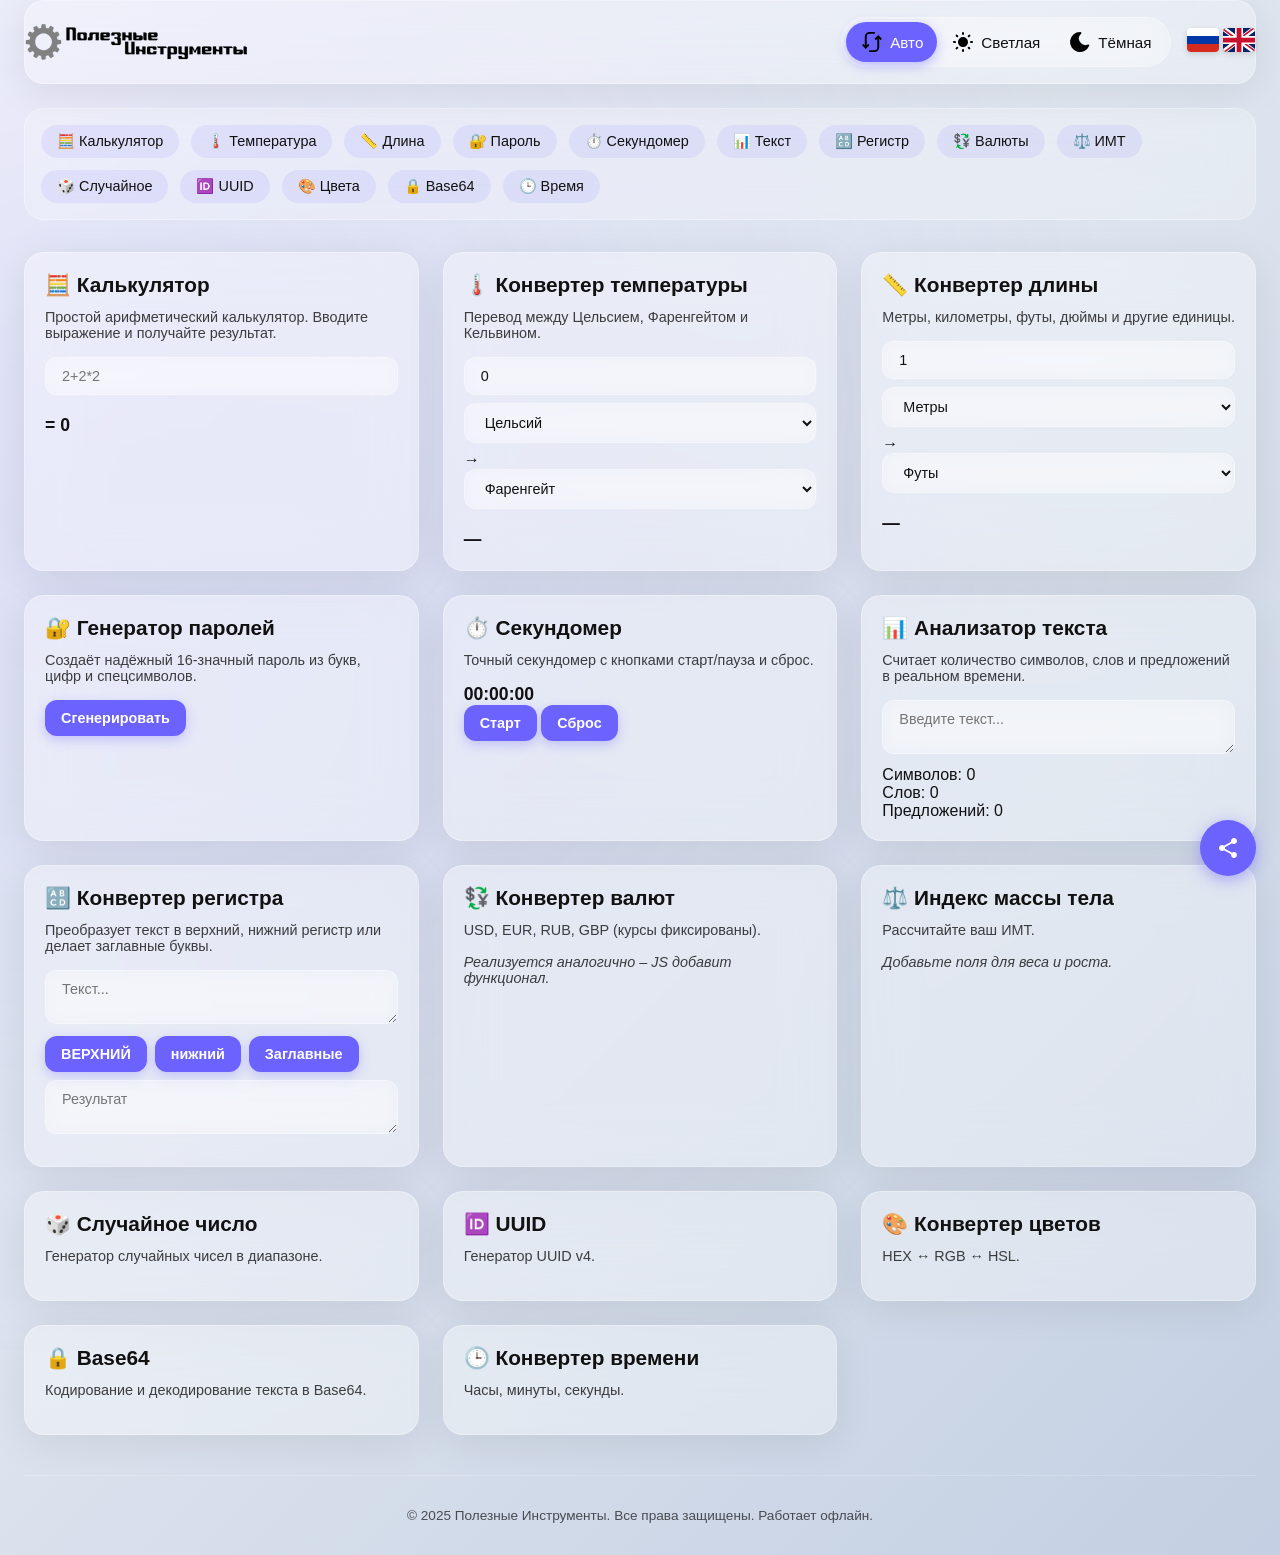
<file: index.html>
<!DOCTYPE html>
<html lang="ru">
<head>
  <meta charset="UTF-8">
  <meta name="viewport" content="width=device-width, initial-scale=1.0, viewport-fit=cover">
  <title>Полезные Инструменты – калькуляторы, генераторы, конвертеры онлайн</title>
  <meta name="description" content="Бесплатные онлайн инструменты: калькулятор, конвертер температур, длин, валют, генератор паролей, секундомер и многое другое. Работает без интернета.">
  <meta name="keywords" content="калькулятор, конвертер, генератор паролей, секундомер, инструменты, онлайн, бесплатно, утилиты">
  <meta name="author" content="PoleznyeInstrumenty">
  <meta name="robots" content="index, follow">
  <link rel="canonical" href="https://poleznyeinstrumenty.github.io/">
  <link rel="alternate" hreflang="en" href="https://poleznyeinstrumenty.github.io/en/">
  <link rel="alternate" hreflang="ru" href="https://poleznyeinstrumenty.github.io/">
  <link rel="alternate" hreflang="x-default" href="https://poleznyeinstrumenty.github.io/">

  <!-- Open Graph -->
  <meta property="og:title" content="Полезные Инструменты – калькуляторы, генераторы, конвертеры онлайн">
  <meta property="og:description" content="Коллекция бесплатных онлайн-инструментов: калькуляторы, конвертеры, генераторы и утилиты.">
  <meta property="og:image" content="https://poleznyeinstrumenty.github.io/images/apple-touch-icon-180x180.png">
  <meta property="og:image:width" content="180">
  <meta property="og:image:height" content="180">
  <meta property="og:url" content="https://poleznyeinstrumenty.github.io/">
  <meta property="og:type" content="website">
  <meta property="og:locale" content="ru_RU">
  <meta property="og:site_name" content="Полезные Инструменты">

  <!-- Twitter Card -->
  <meta name="twitter:card" content="summary">
  <meta name="twitter:title" content="Полезные Инструменты">
  <meta name="twitter:description" content="Бесплатные онлайн инструменты: калькуляторы, конвертеры, генераторы паролей и многое другое.">
  <meta name="twitter:image" content="https://poleznyeinstrumenty.github.io/images/apple-touch-icon-180x180.png">

  <!-- Schema.org JSON-LD -->
  <script type="application/ld+json">
    {
      "@context": "https://schema.org",
      "@type": "WebSite",
      "name": "Полезные Инструменты",
      "url": "https://poleznyeinstrumenty.github.io/",
      "potentialAction": {
        "@type": "SearchAction",
        "target": "https://poleznyeinstrumenty.github.io/?q={search_term_string}",
        "query-input": "required name=search_term_string"
      }
    }
  </script>
  <script type="application/ld+json">
    {
      "@context": "https://schema.org",
      "@type": "Organization",
      "name": "Полезные Инструменты",
      "url": "https://poleznyeinstrumenty.github.io/",
      "logo": "https://poleznyeinstrumenty.github.io/images/apple-touch-icon-180x180.png"
    }
  </script>

  <!-- ВСЕ 60 FAVICONS (SVG основной) -->
  <!-- Основная SVG-иконка (главная) -->
	<link rel="icon" type="image/svg+xml" href="/images/favicon.svg">

	<!-- Остальные 59 иконок -->
	<link rel="icon" type="image/png" sizes="16x16" href="/images/favicon-16x16.png">
	<link rel="icon" type="image/png" sizes="32x32" href="/images/favicon-32x32.png">
	<link rel="icon" type="image/png" sizes="48x48" href="/images/favicon-48x48.png">
	<link rel="icon" type="image/png" sizes="96x96" href="/images/favicon-96x96.png">
	<link rel="icon" type="image/png" sizes="120x120" href="/images/favicon-120x120.png">
	<link rel="icon" type="image/png" sizes="180x180" href="/images/favicon-180x180.png">
	<link rel="icon" type="image/png" href="/images/favicon.png">

	<link rel="icon" type="image/webp" sizes="16x16" href="/images/favicon-16x16.webp">
	<link rel="icon" type="image/webp" sizes="32x32" href="/images/favicon-32x32.webp">
	<link rel="icon" type="image/webp" sizes="48x48" href="/images/favicon-48x48.webp">
	<link rel="icon" type="image/webp" sizes="120x120" href="/images/favicon-120x120.webp">
	<link rel="icon" type="image/webp" sizes="180x180" href="/images/favicon-180x180.webp">
	<link rel="icon" type="image/webp" href="/images/favicon.webp">

	<link rel="icon" type="image/x-icon" sizes="16x16" href="/images/favicon-16x16.ico">
	<link rel="icon" type="image/x-icon" sizes="32x32" href="/images/favicon-32x32.ico">
	<link rel="icon" type="image/x-icon" sizes="48x48" href="/images/favicon-48x48.ico">
	<link rel="icon" type="image/x-icon" sizes="120x120" href="/images/favicon-120x120.ico">
	<link rel="icon" type="image/x-icon" sizes="180x180" href="/images/favicon-180x180.ico">
	<link rel="icon" type="image/x-icon" href="/images/favicon.ico">

	<!-- Apple Touch Icons -->
	<link rel="apple-touch-icon" sizes="57x57" href="/images/apple-touch-icon-57x57.png">
	<link rel="apple-touch-icon" sizes="60x60" href="/images/apple-touch-icon-60x60.png">
	<link rel="apple-touch-icon" sizes="72x72" href="/images/apple-touch-icon-72x72.png">
	<link rel="apple-touch-icon" sizes="76x76" href="/images/apple-touch-icon-76x76.png">
	<link rel="apple-touch-icon" sizes="114x114" href="/images/apple-touch-icon-114x114.png">
	<link rel="apple-touch-icon" sizes="120x120" href="/images/apple-touch-icon-120x120.png">
	<link rel="apple-touch-icon" sizes="144x144" href="/images/apple-touch-icon-144x144.png">
	<link rel="apple-touch-icon" sizes="152x152" href="/images/apple-touch-icon-152x152.png">
	<link rel="apple-touch-icon" sizes="167x167" href="/images/apple-touch-icon-167x167.png">
	<link rel="apple-touch-icon" sizes="180x180" href="/images/apple-touch-icon-180x180.png">
	<link rel="apple-touch-icon" href="/images/apple-touch-icon.png">

	<!-- Дополнительные Apple-иконки (apple-icon-*) -->
	<link rel="apple-touch-icon" sizes="57x57" href="/images/apple-icon-57x57.png">
	<link rel="apple-touch-icon" sizes="60x60" href="/images/apple-icon-60x60.png">
	<link rel="apple-touch-icon" sizes="72x72" href="/images/apple-icon-72x72.png">
	<link rel="apple-touch-icon" sizes="76x76" href="/images/apple-icon-76x76.png">
	<link rel="apple-touch-icon" sizes="114x114" href="/images/apple-icon-114x114.png">
	<link rel="apple-touch-icon" sizes="120x120" href="/images/apple-icon-120x120.png">
	<link rel="apple-touch-icon" sizes="144x144" href="/images/apple-icon-144x144.png">
	<link rel="apple-touch-icon" sizes="152x152" href="/images/apple-icon-152x152.png">
	<link rel="apple-touch-icon" sizes="180x180" href="/images/apple-icon-180x180.png">

	<!-- Android Chrome Icons -->
	<link rel="icon" type="image/png" sizes="36x36" href="/images/android-chrome-36x36.png">
	<link rel="icon" type="image/png" sizes="48x48" href="/images/android-chrome-48x48.png">
	<link rel="icon" type="image/png" sizes="72x72" href="/images/android-chrome-72x72.png">
	<link rel="icon" type="image/png" sizes="96x96" href="/images/android-chrome-96x96.png">
	<link rel="icon" type="image/png" sizes="144x144" href="/images/android-chrome-144x144.png">
	<link rel="icon" type="image/png" sizes="168x168" href="/images/android-chrome-168x168.png">
	<link rel="icon" type="image/png" sizes="180x180" href="/images/android-chrome-180x180.png">
	<link rel="icon" type="image/png" sizes="192x192" href="/images/android-chrome-192x192.png">
	<link rel="icon" type="image/png" sizes="256x256" href="/images/android-chrome-256x256.png">
	<link rel="icon" type="image/png" sizes="384x384" href="/images/android-chrome-384x384.png">
	<link rel="icon" type="image/png" sizes="512x512" href="/images/android-chrome-512x512.png">
	<link rel="icon" type="image/png" sizes="1024x1024" href="/images/android-chrome-1024x1024.png">

	<!-- Android значок (универсальный) -->
	<link rel="icon" type="image/png" sizes="192x192" href="/images/android-icon-192x192.png">

	<!-- Windows Tile Icons -->
	<meta name="msapplication-TileImage" content="/images/mstile-70x70.png">
	<meta name="msapplication-TileImage" content="/images/mstile-150x150.png">
	<meta name="msapplication-TileImage" content="/images/mstile-310x150.png">
	<meta name="msapplication-TileImage" content="/images/mstile-310x310.png">

	<!-- Maskable Icons (для PWA) -->
	<link rel="icon" type="image/png" sizes="192x192" href="/images/maskable-icon-192x192.png" purpose="any maskable">
	<link rel="icon" type="image/png" sizes="512x512" href="/images/maskable-icon-512x512.png" purpose="any maskable">
	<link rel="icon" type="image/png" sizes="1024x1024" href="/images/maskable-icon-1024x1024.png" purpose="any maskable">
  <link rel="icon" type="image/svg+xml" href="/images/favicon.svg">
  <link rel="icon" type="image/png" sizes="16x16" href="/images/favicon-16x16.png">
  <link rel="icon" type="image/png" sizes="32x32" href="/images/favicon-32x32.png">
  <link rel="icon" type="image/png" sizes="48x48" href="/images/favicon-48x48.png">
  <link rel="icon" type="image/webp" sizes="16x16" href="/images/favicon-16x16.webp">
  <link rel="icon" type="image/webp" sizes="32x32" href="/images/favicon-32x32.webp">
  <link rel="icon" type="image/webp" sizes="48x48" href="/images/favicon-48x48.webp">
  <link rel="icon" type="image/webp" sizes="96x96" href="/images/favicon-96x96.png">
  <link rel="icon" type="image/x-icon" href="/images/favicon.ico">
  <link rel="icon" type="image/x-icon" sizes="16x16" href="/images/favicon-16x16.ico">
  <link rel="icon" type="image/x-icon" sizes="32x32" href="/images/favicon-32x32.ico">
  <link rel="icon" type="image/x-icon" sizes="48x48" href="/images/favicon-48x48.ico">
  <link rel="icon" type="image/x-icon" sizes="120x120" href="/images/favicon-120x120.ico">
  <link rel="icon" type="image/x-icon" sizes="180x180" href="/images/favicon-180x180.ico">
  <link rel="apple-touch-icon" sizes="57x57" href="/images/apple-icon-57x57.png">
  <link rel="apple-touch-icon" sizes="60x60" href="/images/apple-icon-60x60.png">
  <link rel="apple-touch-icon" sizes="72x72" href="/images/apple-icon-72x72.png">
  <link rel="apple-touch-icon" sizes="76x76" href="/images/apple-icon-76x76.png">
  <link rel="apple-touch-icon" sizes="114x114" href="/images/apple-icon-114x114.png">
  <link rel="apple-touch-icon" sizes="120x120" href="/images/apple-icon-120x120.png">
  <link rel="apple-touch-icon" sizes="144x144" href="/images/apple-icon-144x144.png">
  <link rel="apple-touch-icon" sizes="152x152" href="/images/apple-icon-152x152.png">
  <link rel="apple-touch-icon" sizes="180x180" href="/images/apple-icon-180x180.png">
  <link rel="apple-touch-icon" href="/images/apple-touch-icon.png">
  <link rel="apple-touch-icon" sizes="60x60" href="/images/apple-touch-icon-60x60.png">
  <link rel="apple-touch-icon" sizes="72x72" href="/images/apple-touch-icon-72x72.png">
  <link rel="apple-touch-icon" sizes="76x76" href="/images/apple-touch-icon-76x76.png">
  <link rel="apple-touch-icon" sizes="114x114" href="/images/apple-touch-icon-114x114.png">
  <link rel="apple-touch-icon" sizes="120x120" href="/images/apple-touch-icon-120x120.png">
  <link rel="apple-touch-icon" sizes="144x144" href="/images/apple-touch-icon-144x144.png">
  <link rel="apple-touch-icon" sizes="152x152" href="/images/apple-touch-icon-152x152.png">
  <link rel="apple-touch-icon" sizes="167x167" href="/images/apple-touch-icon-167x167.png">
  <link rel="apple-touch-icon" sizes="180x180" href="/images/apple-touch-icon-180x180.png">
  <link rel="mask-icon" href="/images/favicon.svg" color="#6c63ff">
  <meta name="apple-mobile-web-app-capable" content="yes">
  <meta name="apple-mobile-web-app-status-bar-style" content="black-translucent">
  <meta name="apple-mobile-web-app-title" content="Полезные Инструменты">
  <link rel="manifest" href="/manifest.json">
  <meta name="msapplication-TileImage" content="/images/mstile-150x150.png">
  <meta name="msapplication-TileColor" content="#6c63ff">
  <meta name="msapplication-config" content="/browserconfig.xml" />
  <!-- Остальные изображения для разных размеров -->
  <link rel="icon" type="image/png" sizes="96x96" href="/images/favicon-96x96.png">
  <link rel="icon" type="image/png" sizes="120x120" href="/images/favicon-120x120.png">
  <link rel="icon" type="image/webp" sizes="120x120" href="/images/favicon-120x120.webp">
  <link rel="icon" type="image/png" sizes="180x180" href="/images/favicon-180x180.png">
  <link rel="icon" type="image/webp" sizes="180x180" href="/images/favicon-180x180.webp">
  <link rel="icon" type="image/png" sizes="192x192" href="/images/android-icon-192x192.png">
  <link rel="icon" type="image/png" sizes="256x256" href="/images/android-chrome-256x256.png">
  <link rel="icon" type="image/png" sizes="384x384" href="/images/android-chrome-384x384.png">
  <link rel="icon" type="image/png" sizes="512x512" href="/images/android-chrome-512x512.png">
  <link rel="icon" type="image/png" sizes="1024x1024" href="/images/android-chrome-1024x1024.png">
  <meta name="theme-color" content="#6c63ff" media="(prefers-color-scheme: light)">
  <meta name="theme-color" content="#1e1e2f" media="(prefers-color-scheme: dark)">
  <link rel="stylesheet" href="/style.css">
</head>
<body itemscope itemtype="http://schema.org/WebPage">
  <div class="container">
    <header class="header glass">
	  <div class="logo-container">
		<a href="/" class="logo-link">
		  <!-- Русский light логотип (чёрный на белом) -->
		  <svg class="logo-light" width="200" height="32" viewBox="0 0 1430 230" xmlns="http://www.w3.org/2000/svg">
			<path fill="rgb(127,127,127)" stroke="rgb(127,127,127)" stroke-width="1" opacity="0.988" d="M108.5 1L123.5 1L127 3.5L129 22.5L130 25L145.5 29Q153.1 22.5 157 13L162.5 12L179 22.5L179 28.5L174 39.5L173 45.5L183.5 56L186.5 56L199.5 50L204.5 50L207 51L216 68.5L209.5 76L200 83.5Q199.9 95.1 205.5 101L220.5 102L226 104.5Q228.4 111.6 227 122.5L223.5 128L211.5 129L203 131L200 141.5L200 147.5L215 159.5L216 162.5L204.5 181L200.5 181L187.5 174L182.5 174L172 185.5L179 201.5L179 205.5L178 208L162.5 217L159.5 217L156 214.5L145.5 200L131.5 203L130 204.5L128 212.5L128 222.5L124.5 227Q113.8 225.3 107.5 228L102 224.5L100 205.5L97.5 203L83.5 200L71.5 216L66.5 217L51 208L50 202.5L57 184.5L53.5 180L44.5 173L28.5 181L25.5 181L21 177.5L13 161.5L16.5 157L29 147.5L30 144.5L24.5 130L9.5 129L5.5 128L3 125.5Q0.6 118.4 2 107.5L5.5 103L18.5 102L26 98.5L29 88.5L29 83.5L13 69.5L22 51Q24.4 49.3 30.5 50L42.5 56L45.5 56L55 48L56 41.5Q51 34.5 50 23.5L51 21L69.5 12L73 14.5L83.5 29L94.5 27L99 24.5L101 17.5L102 4.5L104.5 2L108.5 1ZM110 59L97 62L80 72Q65 84 61 107L62 128Q66 140 73 149Q84 163 106 167L124 167L135 164L154 151L165 134L168 123Q170 109 167 101Q163 85 153 76Q145 67 133 62L120 59L110 59Z"/>
			<path fill="rgb(0,0,0)" stroke="rgb(0,0,0)" stroke-width="1" opacity="1" d="M261 23L310.5 23Q317.1 23.9 320 28.5L321 30.5L321 104L301.5 104L301 103.5L301 41.5L296.5 35L294.5 34L281 34L281 103.5L280.5 104L261 104L261 23Z"/>
			<path fill="rgb(0,0,0)" stroke="rgb(0,0,0)" stroke-width="1" opacity="1" d="M336.5 54L384.5 54L389 57.5L391 61.5L391 96.5L387.5 102L383.5 104L337.5 104L332 99.5L331 97.5L331 60.5L336.5 54ZM351 64L351 88L352 90L359 94L371 94L371 72L369 68L365 64L351 64Z"/>
			<path fill="rgb(0,0,0)" stroke="rgb(0,0,0)" stroke-width="1" opacity="1" d="M414.5 54L468 54L468 104L448 104L448 64L434.5 64L429 68.5L428 71.5L428 96.5L424.5 102L420.5 104L398 104L398 90.5L402.5 85L408 84L408 60.5L412.5 55L414.5 54Z"/>
			<path fill="rgb(0,0,0)" stroke="rgb(0,0,0)" stroke-width="1" opacity="1" d="M483.5 54L531.5 54L536 57.5L538 61.5L538 76.5L532.5 83L530.5 84L498 84Q497.1 89.9 501.5 92L505.5 94L538 94Q538.6 99.3 534.5 102L530.5 104L484.5 104L479 99.5L478 97.5L478 60.5L483.5 54ZM498 64L498 74L518 74L516 68L512 64L498 64Z"/>
			<path fill="rgb(0,0,0)" stroke="rgb(0,0,0)" stroke-width="1" opacity="1" d="M553.5 54L601.5 54L607 58.5L608 61.5L608 76.5L602.5 83L600 83.5L606 87.5L608 91.5L608 126.5L604.5 132L600.5 134L554.5 134L549 129.5L548 127.5L548 114L567.5 114L568 117.5L572.5 123L574.5 124L588 124L588 101.5L582.5 95L580.5 94L568 94L568 84L588 84L588 71.5L583.5 65L581.5 64L568 64L568 74L548 74L548 59.5L553.5 54Z"/>
			<path fill="rgb(0,0,0)" stroke="rgb(0,0,0)" stroke-width="1" opacity="1" d="M618 54L638 54L638 67.5L641.5 72L645.5 74L658 74L658 54L678 54L678 104L658 104L658 91.5L655 86L650.5 84L638 84L638 104L618 104L618 54Z"/>
			<path fill="rgb(0,0,0)" stroke="rgb(0,0,0)" stroke-width="1" opacity="1" d="M688 54L702.5 54L707 58.5L708 61.5L708 74L741.5 74L747 78.5L748 80.5L748 96.5L744.5 102L740.5 104L693.5 104L689 100.5L688 98.5L688 54ZM708 84L708 94L721 94L723 93L728 87L728 84L708 84Z"/>
			<path fill="rgb(0,0,0)" stroke="rgb(0,0,0)" stroke-width="1" opacity="1" d="M753 54L766.5 54L772 58.5L773 60.5L773 104L760.5 104L755 101L753 96.5L753 54Z"/>
			<path fill="rgb(0,0,0)" stroke="rgb(0,0,0)" stroke-width="1" opacity="1" d="M788.5 54L836.5 54L841 57.5L843 61.5L843 76.5L837.5 83L835.5 84L803 84Q802.1 89.9 806.5 92L810.5 94L843 94Q843.6 99.3 839.5 102L835.5 104L789.5 104L784 99.5L783 97.5L783 60.5L788.5 54ZM803 64L803 74L823 74L821 68L817 64L803 64Z"/>
			<path fill="rgb(0,0,0)" stroke="rgb(0,0,0)" stroke-width="1" opacity="1" d="M636 113L655.5 113L656 113.5L656 177.5L660.5 183L663.5 184L676 184L676 113.5L676.5 113L696 113L696 193.5L695.5 194L676 194L675.5 187L670.5 193L668.5 194L642.5 194L637 189.5L636 187.5L636 113Z"/>
			<path fill="rgb(0,0,0)" stroke="rgb(0,0,0)" stroke-width="1" opacity="1" d="M706 144L726 144L726 157.5L729.5 162L733.5 164L746 164L746 144L766 144L766 194L746 194L746 181.5L743 176L738.5 174L726 174L726 194L706 194L706 144Z"/>
			<path fill="rgb(0,0,0)" stroke="rgb(0,0,0)" stroke-width="1" opacity="1" d="M781.5 144L829.5 144L834 147.5L836 151.5L836 164L816.5 164L816 161.5L812.5 156L809.5 154L796 154L796 177.5L799.5 182L803.5 184L816 184L816 174L836 174L836 186.5L832.5 192L828.5 194L782.5 194L777 189.5L776 187.5L776 150.5L781.5 144Z"/>
			<path fill="rgb(0,0,0)" stroke="rgb(0,0,0)" stroke-width="1" opacity="1" d="M841 144L895.5 144L900 147.5L902 154L881 154L881 194L861 194L861 154.5L860.5 154L849.5 154L842 148.5L841 144Z"/>
			<path fill="rgb(0,0,0)" stroke="rgb(0,0,0)" stroke-width="1" opacity="1" d="M912.5 144L960.5 144L966 148.5L967 151.5L967 186.5L964 192L959.5 194L927 194L927 224L907 224L907 149.5L912.5 144ZM927 154L927 178L928 180L935 184L947 184L947 162L945 158L941 154L927 154Z"/>
			<path fill="rgb(0,0,0)" stroke="rgb(0,0,0)" stroke-width="1" opacity="1" d="M977 144L997 144L997 177.5L1000.5 182L1004.5 184L1017 184L1017 144L1037 144L1037 216.5L1033.5 222L1030.5 224L983.5 224L978 219.5L977 217.5L977 204L996.5 204L997 207.5L1001.5 213L1003.5 214L1017 214L1017 201.5L1011.5 195L1009.5 194L983.5 194L978 189.5L977 187.5L977 144Z"/>
			<path fill="rgb(0,0,0)" stroke="rgb(0,0,0)" stroke-width="1" opacity="1" d="M1047 144L1064.5 144L1069 147.5L1081.5 173L1094 148.5L1098.5 144L1117 144L1117 194L1097 194L1097 160.5L1096 160.5L1085 184L1079.5 184L1079 182.5L1067.5 160L1067 194L1047 194L1047 144Z"/>
			<path fill="rgb(0,0,0)" stroke="rgb(0,0,0)" stroke-width="1" opacity="1" d="M1132.5 144L1180.5 144L1185 147.5L1187 151.5L1187 166.5L1181.5 173L1179.5 174L1147 174Q1146.1 179.9 1150.5 182L1154.5 184L1187 184Q1187.6 189.3 1183.5 192L1179.5 194L1133.5 194L1128 189.5L1127 187.5L1127 150.5L1132.5 144ZM1147 154L1147 164L1167 164L1165 158L1161 154L1147 154Z"/>
			<path fill="rgb(0,0,0)" stroke="rgb(0,0,0)" stroke-width="1" opacity="1" d="M1197 144L1217 144L1217 157.5L1220.5 162L1224.5 164L1237 164L1237 144L1257 144L1257 194L1237 194L1237 181.5L1234 176L1229.5 174L1217 174L1217 194L1197 194L1197 144Z"/>
			<path fill="rgb(0,0,0)" stroke="rgb(0,0,0)" stroke-width="1" opacity="1" d="M1262 144L1316.5 144L1321 147.5L1323 154L1302 154L1302 194L1282 194L1282 154.5L1281.5 154L1270.5 154L1263 148.5L1262 144Z"/>
			<path fill="rgb(0,0,0)" stroke="rgb(0,0,0)" stroke-width="1" opacity="1" d="M1328 144L1342.5 144L1347 148.5L1348 151.5L1348 164L1381.5 164L1387 168.5L1388 170.5L1388 186.5L1384.5 192L1380.5 194L1333.5 194L1329 190.5L1328 188.5L1328 144ZM1348 174L1348 184L1361 184L1363 183L1368 177L1368 174L1348 174Z"/>
			<path fill="rgb(0,0,0)" stroke="rgb(0,0,0)" stroke-width="1" opacity="1" d="M1393 144L1406.5 144L1412 148.5L1413 150.5L1413 194L1400.5 194L1395 191L1393 186.5L1393 144Z"/>
		  </svg>
		  <!-- Русский dark логотип (белый на тёмном) -->
		  <svg class="logo-dark" width="200" height="32" viewBox="0 0 1430 230" xmlns="http://www.w3.org/2000/svg">
			<path fill="rgb(128,128,128)" stroke="rgb(128,128,128)" stroke-width="1" opacity="0.996" d="M108.5 1L123.5 1L127 3.5L129 22.5L130 25L145.5 29L157 13L162.5 12L179 22.5L179 28.5L174 39.5L173 45.5L183.5 56L186.5 56L199.5 50L205.5 50L216 68.5L209.5 76L200 83.5Q199.9 95.1 205.5 101L220.5 102L226 104.5Q228.4 111.6 227 122.5L223.5 128L211.5 129L203 131L200 141.5L200 147.5L215 159.5L216 162.5L204.5 181L200.5 181L187.5 174L182.5 174L172 185.5L179 201.5L179 205.5L178 208L162.5 217L159.5 217L156 214.5L145.5 200L131.5 203L130 204.5L128 212.5L128 222.5L124.5 227Q113.8 225.3 107.5 228L102 224.5L100 205.5L97.5 203L83.5 200L71.5 216L66.5 217L51 208L50 202.5L57 185.5L53.5 180L44.5 173L28.5 181L25.5 181L21 177.5L13 161.5L16.5 157L29 147.5L30 144.5L26 131L17.5 129L9.5 129L5.5 128L3 125.5Q0.6 118.4 2 107.5L5.5 103L7.5 102L18.5 102L26 98.5L29 88.5L29 83.5L13 69.5L18 57.5L23.5 50L30.5 50L42.5 56L45.5 56L55 48L56 41.5Q51 34.5 50 23.5L52.5 20L69.5 12L73 14.5L83.5 29L94.5 27L99 24.5L101 17.5L102 4.5L104.5 2L108.5 1ZM111 59L97 62L80 72Q65 84 61 107L62 128Q66 140 73 149Q84 163 106 167L124 167L135 164L154 151L165 134L168 123Q170 109 167 101Q163 85 153 76Q145 67 133 62L119 59L111 59Z"/>
			<path fill="rgb(255,255,255)" stroke="rgb(255,255,255)" stroke-width="1" opacity="1" d="M261 23L310.5 23Q317.1 23.9 320 28.5L321 30.5L321 104L301.5 104L301 103.5L301 41.5L296.5 35L294.5 34L281 34L281 103.5L280.5 104L261 104L261 23Z"/>
			<path fill="rgb(255,255,255)" stroke="rgb(255,255,255)" stroke-width="1" opacity="1" d="M336.5 54L384.5 54L389 57.5L391 61.5L391 96.5L387.5 102L383.5 104L337.5 104L332 99.5L331 97.5L331 60.5L336.5 54ZM351 64L351 88L352 90L359 94L371 94L371 72L369 68L365 64L351 64Z"/>
			<path fill="rgb(255,255,255)" stroke="rgb(255,255,255)" stroke-width="1" opacity="1" d="M414.5 54L468 54L468 104L448 104L448 64L434.5 64L429 68.5L428 71.5L428 96.5L424.5 102L420.5 104L398 104L398 90.5L402.5 85L408 84L408 60.5L412.5 55L414.5 54Z"/>
			<path fill="rgb(255,255,255)" stroke="rgb(255,255,255)" stroke-width="1" opacity="1" d="M483.5 54L531.5 54L536 57.5L538 61.5L538 76.5L532.5 83L530.5 84L498 84Q497.1 89.9 501.5 92L505.5 94L538 94Q538.6 99.3 534.5 102L530.5 104L484.5 104L479 99.5L478 97.5L478 60.5L483.5 54ZM498 64L498 74L518 74L516 68L512 64L498 64Z"/>
			<path fill="rgb(255,255,255)" stroke="rgb(255,255,255)" stroke-width="1" opacity="1" d="M553.5 54L601.5 54L607 58.5L608 61.5L608 76.5L602.5 83L600 83.5L606 87.5L608 91.5L608 126.5L604.5 132L600.5 134L554.5 134L549 129.5L548 127.5L548 114L567.5 114L568 117.5L572.5 123L574.5 124L588 124L588 101.5L582.5 95L580.5 94L568 94L568 84L588 84L588 71.5L583.5 65L581.5 64L568 64L568 74L548 74L548 59.5L553.5 54Z"/>
			<path fill="rgb(255,255,255)" stroke="rgb(255,255,255)" stroke-width="1" opacity="1" d="M618 54L638 54L638 67.5L641.5 72L645.5 74L658 74L658 54L678 54L678 104L658 104L658 91.5L655 86L650.5 84L638 84L638 104L618 104L618 54Z"/>
			<path fill="rgb(255,255,255)" stroke="rgb(255,255,255)" stroke-width="1" opacity="1" d="M688 54L702.5 54L707 58.5L708 61.5L708 74L741.5 74L747 78.5L748 80.5L748 96.5L744.5 102L740.5 104L693.5 104L689 100.5L688 98.5L688 54ZM708 84L708 94L721 94L723 93L728 87L728 84L708 84Z"/>
			<path fill="rgb(255,255,255)" stroke="rgb(255,255,255)" stroke-width="1" opacity="1" d="M753 54L766.5 54L772 58.5L773 60.5L773 104L760.5 104L755 101L753 96.5L753 54Z"/>
			<path fill="rgb(255,255,255)" stroke="rgb(255,255,255)" stroke-width="1" opacity="1" d="M788.5 54L836.5 54L841 57.5L843 61.5L843 76.5L837.5 83L835.5 84L803 84Q802.1 89.9 806.5 92L810.5 94L843 94Q843.6 99.3 839.5 102L835.5 104L789.5 104L784 99.5L783 97.5L783 60.5L788.5 54ZM803 64L803 74L823 74L821 68L817 64L803 64Z"/>
			<path fill="rgb(255,255,255)" stroke="rgb(255,255,255)" stroke-width="1" opacity="1" d="M636 113L655.5 113L656 113.5L656 177.5L660.5 183L663.5 184L676 184L676 113.5L676.5 113L696 113L696 193.5L695.5 194L676 194L675.5 187L670.5 193L668.5 194L642.5 194L637 189.5L636 187.5L636 113Z"/>
			<path fill="rgb(255,255,255)" stroke="rgb(255,255,255)" stroke-width="1" opacity="1" d="M706 144L726 144L726 157.5L729.5 162L733.5 164L746 164L746 144L766 144L766 194L746 194L746 181.5L743 176L738.5 174L726 174L726 194L706 194L706 144Z"/>
			<path fill="rgb(255,255,255)" stroke="rgb(255,255,255)" stroke-width="1" opacity="1" d="M781.5 144L829.5 144L834 147.5L836 151.5L836 164L816.5 164L816 161.5L812.5 156L809.5 154L796 154L796 177.5L799.5 182L803.5 184L816 184L816 174L836 174L836 186.5L832.5 192L828.5 194L782.5 194L777 189.5L776 187.5L776 150.5L781.5 144Z"/>
			<path fill="rgb(255,255,255)" stroke="rgb(255,255,255)" stroke-width="1" opacity="1" d="M841 144L895.5 144L900 147.5L902 154L881 154L881 194L861 194L861 154.5L860.5 154L849.5 154L842 148.5L841 144Z"/>
			<path fill="rgb(255,255,255)" stroke="rgb(255,255,255)" stroke-width="1" opacity="1" d="M912.5 144L960.5 144L966 148.5L967 151.5L967 186.5L964 192L959.5 194L927 194L927 224L907 224L907 149.5L912.5 144ZM927 154L927 178L928 180L935 184L947 184L947 162L945 158L941 154L927 154Z"/>
			<path fill="rgb(255,255,255)" stroke="rgb(255,255,255)" stroke-width="1" opacity="1" d="M977 144L997 144L997 177.5L1000.5 182L1004.5 184L1017 184L1017 144L1037 144L1037 216.5L1033.5 222L1030.5 224L983.5 224L978 219.5L977 217.5L977 204L996.5 204L997 207.5L1001.5 213L1003.5 214L1017 214L1017 201.5L1011.5 195L1009.5 194L983.5 194L978 189.5L977 187.5L977 144Z"/>
			<path fill="rgb(255,255,255)" stroke="rgb(255,255,255)" stroke-width="1" opacity="1" d="M1047 144L1064.5 144L1069 147.5L1081.5 173L1094 148.5L1098.5 144L1117 144L1117 194L1097 194L1097 160.5L1096 160.5L1085 184L1079.5 184L1079 182.5L1067.5 160L1067 194L1047 194L1047 144Z"/>
			<path fill="rgb(255,255,255)" stroke="rgb(255,255,255)" stroke-width="1" opacity="1" d="M1132.5 144L1180.5 144L1185 147.5L1187 151.5L1187 166.5L1181.5 173L1179.5 174L1147 174Q1146.1 179.9 1150.5 182L1154.5 184L1187 184Q1187.6 189.3 1183.5 192L1179.5 194L1133.5 194L1128 189.5L1127 187.5L1127 150.5L1132.5 144ZM1147 154L1147 164L1167 164L1165 158L1161 154L1147 154Z"/>
			<path fill="rgb(255,255,255)" stroke="rgb(255,255,255)" stroke-width="1" opacity="1" d="M1197 144L1217 144L1217 157.5L1220.5 162L1224.5 164L1237 164L1237 144L1257 144L1257 194L1237 194L1237 181.5L1234 176L1229.5 174L1217 174L1217 194L1197 194L1197 144Z"/>
			<path fill="rgb(255,255,255)" stroke="rgb(255,255,255)" stroke-width="1" opacity="1" d="M1262 144L1316.5 144L1321 147.5L1323 154L1302 154L1302 194L1282 194L1282 154.5L1281.5 154L1270.5 154L1263 148.5L1262 144Z"/>
			<path fill="rgb(255,255,255)" stroke="rgb(255,255,255)" stroke-width="1" opacity="1" d="M1328 144L1342.5 144L1347 148.5L1348 151.5L1348 164L1381.5 164L1387 168.5L1388 170.5L1388 186.5L1384.5 192L1380.5 194L1333.5 194L1329 190.5L1328 188.5L1328 144ZM1348 174L1348 184L1361 184L1363 183L1368 177L1368 174L1348 174Z"/>
			<path fill="rgb(255,255,255)" stroke="rgb(255,255,255)" stroke-width="1" opacity="1" d="M1393 144L1406.5 144L1412 148.5L1413 150.5L1413 194L1400.5 194L1395 191L1393 186.5L1393 144Z"/>
		  </svg>
		</a>
	  </div>
	  <div class="controls">
		<div class="theme-switch">
		  <button class="theme-btn active" data-theme="auto">
			<svg xmlns="http://www.w3.org/2000/svg" xmlns:xlink="http://www.w3.org/1999/xlink" viewBox="0 0 50 50">
			  <polyline fill="none" stroke="currentColor" stroke-width="4" stroke-miterlimit="10" points="18.277,30.309 12,36.586 5.715,30.301 "/>
			  <path fill="none" stroke="currentColor" stroke-width="4" stroke-miterlimit="10" d="M31,6H20c-4.4,0-8,3.6-8,8v23"/>
			  <polyline fill="none" stroke="currentColor" stroke-width="4" stroke-miterlimit="10" points="31.703,19.719 38,13.422 44.281,19.703 "/>
			  <path fill="none" stroke="currentColor" stroke-width="4" stroke-miterlimit="10" d="M19,44h11c4.4,0,8-3.6,8-8V13"/>
			</svg>
			Авто
		  </button>
		  <button class="theme-btn" data-theme="light">
			<svg xmlns="http://www.w3.org/2000/svg" viewBox="0 0 24 24" fill="currentColor">
			  <path d="M12 19a1 1 0 0 1 .993 .883l.007 .117v1a1 1 0 0 1 -1.993 .117l-.007 -.117v-1a1 1 0 0 1 1 -1z"/>
			  <path d="M18.313 16.91l.094 .083l.7 .7a1 1 0 0 1 -1.32 1.497l-.094 -.083l-.7 -.7a1 1 0 0 1 1.218 -1.567l.102 .07z"/>
			  <path d="M7.007 16.993a1 1 0 0 1 .083 1.32l-.083 .094l-.7 .7a1 1 0 0 1 -1.497 -1.32l.083 -.094l.7 -.7a1 1 0 0 1 1.414 0z"/>
			  <path d="M4 11a1 1 0 0 1 .117 1.993l-.117 .007h-1a1 1 0 0 1 -.117 -1.993l.117 -.007h1z"/>
			  <path d="M21 11a1 1 0 0 1 .117 1.993l-.117 .007h-1a1 1 0 0 1 -.117 -1.993l.117 -.007h1z"/>
			  <path d="M6.213 4.81l.094 .083l.7 .7a1 1 0 0 1 -1.32 1.497l-.094 -.083l-.7 -.7a1 1 0 0 1 1.217 -1.567l.102 .07z"/>
			  <path d="M19.107 4.893a1 1 0 0 1 .083 1.32l-.083 .094l-.7 .7a1 1 0 0 1 -1.497 -1.32l.083 -.094l.7 -.7a1 1 0 0 1 1.414 0z"/>
			  <path d="M12 2a1 1 0 0 1 .993 .883l.007 .117v1a1 1 0 0 1 -1.993 .117l-.007 -.117v-1a1 1 0 0 1 1 -1z"/>
			  <path d="M12 7a5 5 0 1 1 -4.995 5.217l-.005 -.217l.005 -.217a5 5 0 0 1 4.995 -4.783z"/>
			</svg>
			Светлая
		  </button>
		  <button class="theme-btn" data-theme="dark">
			<svg xmlns="http://www.w3.org/2000/svg" viewBox="0 0 24 24" fill="currentColor">
			  <path d="M12 1.992a10 10 0 1 0 9.236 13.838c.341 -.82 -.476 -1.644 -1.298 -1.31a6.5 6.5 0 0 1 -6.864 -10.787l.077 -.08c.551 -.63 .113 -1.653 -.758 -1.653h-.266l-.068 -.006l-.06 -.002z"/>
			</svg>
			Тёмная
		  </button>
		</div>
		<div class="lang-switch">
		  <a href="/" title="Русский">
			<svg xmlns="http://www.w3.org/2000/svg" viewBox="0 0 640 480">
			  <path fill="#fff" d="M0 0h640v160H0z"/>
			  <path fill="#0039a6" d="M0 160h640v160H0z"/>
			  <path fill="#d52b1e" d="M0 320h640v160H0z"/>
			</svg>
		  </a>
		  <a href="/en/" title="English">
			<svg xmlns="http://www.w3.org/2000/svg" viewBox="0 0 640 480">
			  <path fill="#012169" d="M0 0h640v480H0z"/>
			  <path fill="#FFF" d="m75 0 244 181L562 0h78v62L400 241l240 178v61h-80L320 301 81 480H0v-60l239-178L0 64V0z"/>
			  <path fill="#C8102E" d="m424 281 216 159v40L369 281zm-184 20 6 35L54 480H0zM640 0v3L391 191l2-44L590 0zM0 0l239 176h-60L0 42z"/>
			  <path fill="#FFF" d="M241 0v480h160V0zM0 160v160h640V160z"/>
			  <path fill="#C8102E" d="M0 193v96h640v-96zM273 0v480h96V0z"/>
			</svg>
		  </a>
		</div>
	  </div>
	</header>

    <nav class="tools-nav">
      <a href="#calculator">🧮 Калькулятор</a>
      <a href="#temperature">🌡️ Температура</a>
      <a href="#length">📏 Длина</a>
      <a href="#password">🔐 Пароль</a>
      <a href="#stopwatch">⏱️ Секундомер</a>
      <a href="#text-analyzer">📊 Текст</a>
      <a href="#case-conv">🔠 Регистр</a>
      <a href="#currency">💱 Валюты</a>
      <a href="#bmi">⚖️ ИМТ</a>
      <a href="#random">🎲 Случайное</a>
      <a href="#uuid">🆔 UUID</a>
      <a href="#color">🎨 Цвета</a>
      <a href="#base64">🔒 Base64</a>
      <a href="#time">🕒 Время</a>
    </nav>

    <main class="tools-grid">
      <!-- Калькулятор -->
      <section id="calculator" class="tool-card">
        <h3>🧮 Калькулятор</h3>
        <p>Простой арифметический калькулятор. Вводите выражение и получайте результат.</p>
        <input type="text" id="calc-display" placeholder="2+2*2" />
        <div class="result" id="calc-result">= 0</div>
      </section>

      <!-- Конвертер температуры -->
      <section id="temperature" class="tool-card">
        <h3>🌡️ Конвертер температуры</h3>
        <p>Перевод между Цельсием, Фаренгейтом и Кельвином.</p>
        <input type="number" id="temp-input" placeholder="0" value="0">
        <select id="temp-from">
          <option value="celsius">Цельсий</option>
          <option value="fahrenheit">Фаренгейт</option>
          <option value="kelvin">Кельвин</option>
        </select>
        <span>→</span>
        <select id="temp-to">
          <option value="fahrenheit">Фаренгейт</option>
          <option value="celsius">Цельсий</option>
          <option value="kelvin">Кельвин</option>
        </select>
        <div class="result" id="temp-result">—</div>
      </section>

      <!-- Конвертер длины -->
      <section id="length" class="tool-card">
        <h3>📏 Конвертер длины</h3>
        <p>Метры, километры, футы, дюймы и другие единицы.</p>
        <input type="number" id="length-input" placeholder="1" value="1">
        <select id="length-from">
          <option value="m">Метры</option>
          <option value="km">Километры</option>
          <option value="cm">Сантиметры</option>
          <option value="ft">Футы</option>
          <option value="in">Дюймы</option>
        </select>
        <span>→</span>
        <select id="length-to">
          <option value="ft">Футы</option>
          <option value="m">Метры</option>
          <option value="km">Километры</option>
          <option value="in">Дюймы</option>
        </select>
        <div class="result" id="length-result">—</div>
      </section>

      <!-- Генератор паролей -->
      <section id="password" class="tool-card">
        <h3>🔐 Генератор паролей</h3>
        <p>Создаёт надёжный 16-значный пароль из букв, цифр и спецсимволов.</p>
        <button id="gen-pass-btn">Сгенерировать</button>
        <div class="result" id="pass-result"></div>
      </section>

      <!-- Секундомер -->
      <section id="stopwatch" class="tool-card">
        <h3>⏱️ Секундомер</h3>
        <p>Точный секундомер с кнопками старт/пауза и сброс.</p>
        <div class="result" id="stopwatch-display">00:00:00</div>
        <button id="stopwatch-start">Старт</button>
        <button id="stopwatch-reset">Сброс</button>
      </section>

      <!-- Анализатор текста -->
      <section id="text-analyzer" class="tool-card">
        <h3>📊 Анализатор текста</h3>
        <p>Считает количество символов, слов и предложений в реальном времени.</p>
        <textarea id="text-analyzer-input" placeholder="Введите текст..."></textarea>
        <div>Символов: <span id="char-count">0</span></div>
        <div>Слов: <span id="word-count">0</span></div>
        <div>Предложений: <span id="sentence-count">0</span></div>
      </section>

      <!-- Конвертер регистра -->
      <section id="case-conv" class="tool-card">
        <h3>🔠 Конвертер регистра</h3>
        <p>Преобразует текст в верхний, нижний регистр или делает заглавные буквы.</p>
        <textarea id="case-input" placeholder="Текст..."></textarea>
        <div style="display: flex; gap: 8px; flex-wrap: wrap;">
          <button id="upper-btn">ВЕРХНИЙ</button>
          <button id="lower-btn">нижний</button>
          <button id="capitalize-btn">Заглавные</button>
        </div>
        <textarea id="case-output" readonly placeholder="Результат"></textarea>
      </section>

      <!-- Заглушки для остальных инструментов (можно расширить) -->
      <section id="currency" class="tool-card"><h3>💱 Конвертер валют</h3><p>USD, EUR, RUB, GBP (курсы фиксированы).</p><p><em>Реализуется аналогично – JS добавит функционал.</em></p></section>
      <section id="bmi" class="tool-card"><h3>⚖️ Индекс массы тела</h3><p>Рассчитайте ваш ИМТ.</p><p><em>Добавьте поля для веса и роста.</em></p></section>
      <section id="random" class="tool-card"><h3>🎲 Случайное число</h3><p>Генератор случайных чисел в диапазоне.</p></section>
      <section id="uuid" class="tool-card"><h3>🆔 UUID</h3><p>Генератор UUID v4.</p></section>
      <section id="color" class="tool-card"><h3>🎨 Конвертер цветов</h3><p>HEX ↔ RGB ↔ HSL.</p></section>
      <section id="base64" class="tool-card"><h3>🔒 Base64</h3><p>Кодирование и декодирование текста в Base64.</p></section>
      <section id="time" class="tool-card"><h3>🕒 Конвертер времени</h3><p>Часы, минуты, секунды.</p></section>
    </main>

    <footer class="footer">
      © 2025 Полезные Инструменты. Все права защищены. Работает офлайн.
    </footer>
  </div>
  <script src="/script.js"></script>
  <script src="/share.js"></script>
</body>
</html>
</file>
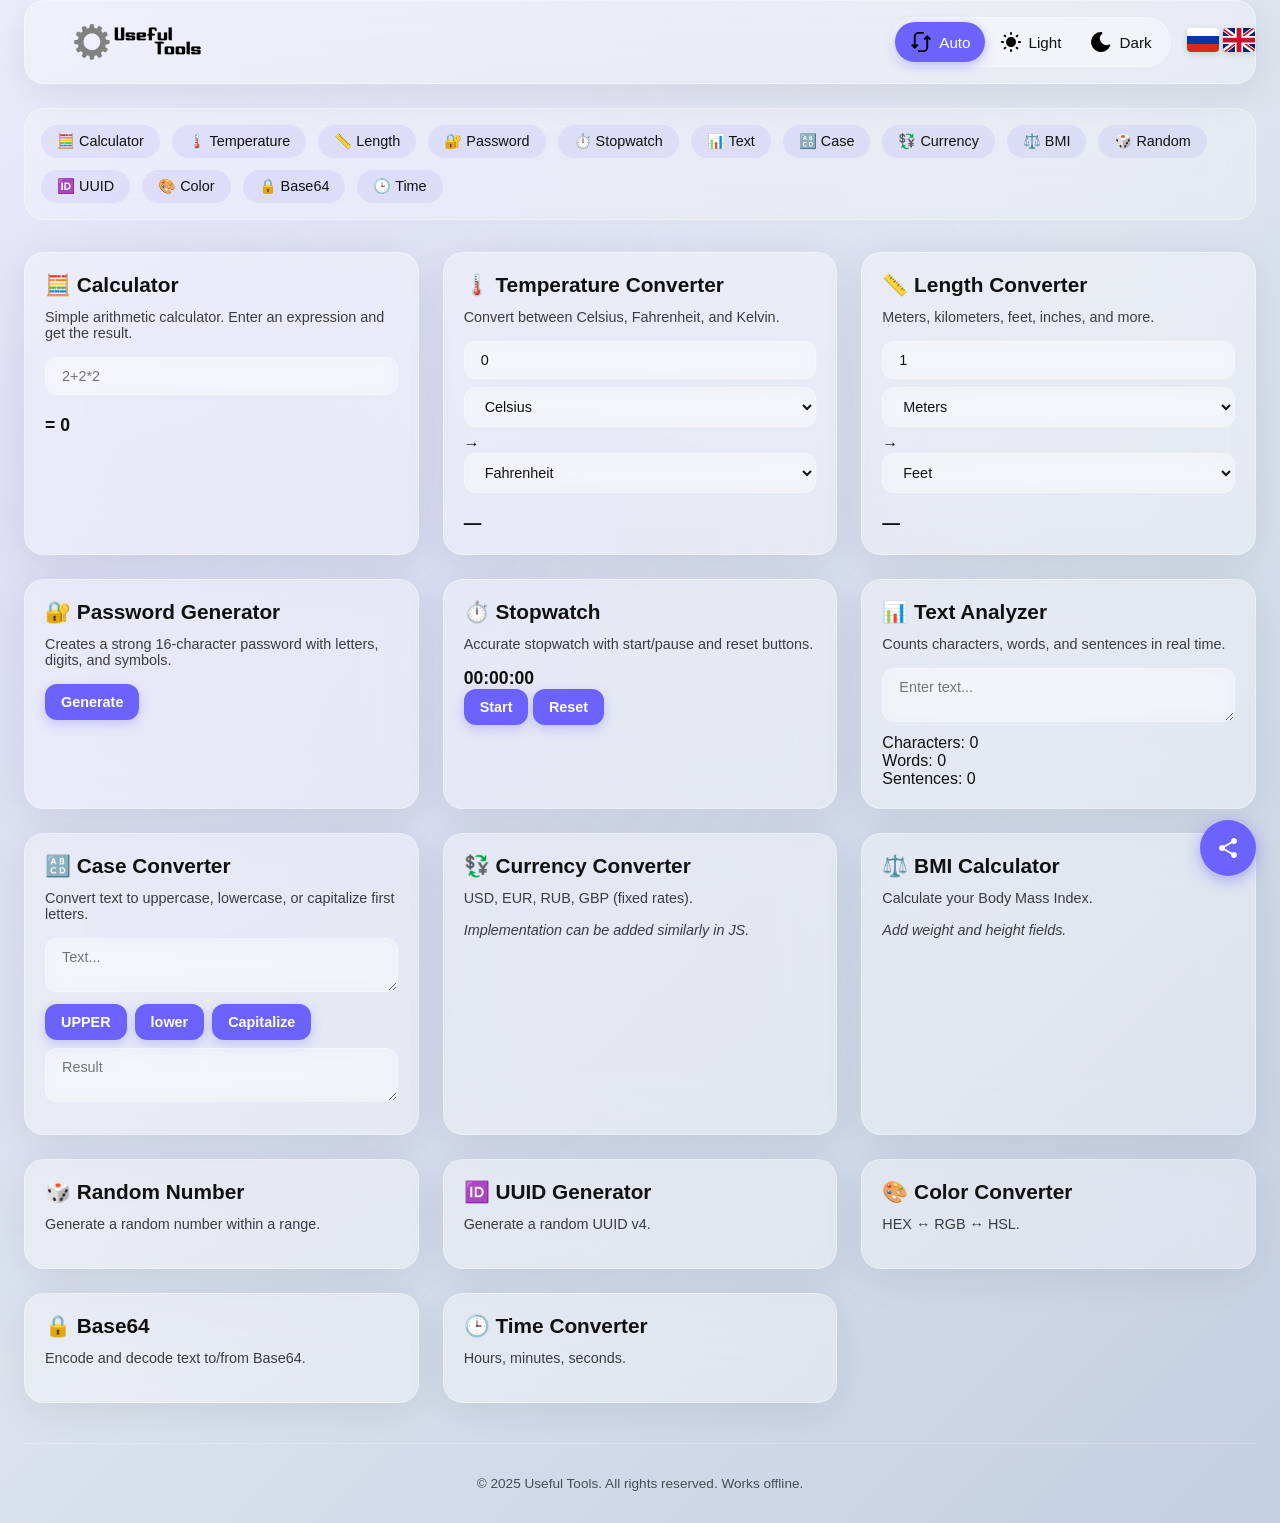
<file: en/index.html>
<!DOCTYPE html>
<html lang="en">
<head>
  <meta charset="UTF-8">
  <meta name="viewport" content="width=device-width, initial-scale=1.0, viewport-fit=cover">
  <title>Useful Tools – calculators, generators, converters online</title>
  <meta name="description" content="Free online tools: calculator, temperature converter, length converter, password generator, stopwatch, text analyzer, case converter, and more. Works offline.">
  <meta name="keywords" content="calculator, converter, password generator, stopwatch, tools, online, free, utilities">
  <meta name="author" content="Useful Tools">
  <meta name="robots" content="index, follow">
  <link rel="canonical" href="https://poleznyeinstrumenty.github.io/en/">
  <link rel="alternate" hreflang="ru" href="https://poleznyeinstrumenty.github.io/">
  <link rel="alternate" hreflang="en" href="https://poleznyeinstrumenty.github.io/en/">
  <link rel="alternate" hreflang="x-default" href="https://poleznyeinstrumenty.github.io/">

  <!-- Open Graph -->
  <meta property="og:title" content="Useful Tools – calculators, generators, converters online">
  <meta property="og:description" content="A collection of free online tools: calculators, converters, generators, and utilities.">
  <meta property="og:image" content="https://poleznyeinstrumenty.github.io/images/apple-touch-icon-180x180.png">
  <meta property="og:image:width" content="180">
  <meta property="og:image:height" content="180">
  <meta property="og:url" content="https://poleznyeinstrumenty.github.io/en/">
  <meta property="og:type" content="website">
  <meta property="og:locale" content="en_US">
  <meta property="og:site_name" content="Useful Tools">

  <!-- Twitter Card -->
  <meta name="twitter:card" content="summary">
  <meta name="twitter:title" content="Useful Tools">
  <meta name="twitter:description" content="Free online tools: calculators, converters, password generator, and much more.">
  <meta name="twitter:image" content="https://poleznyeinstrumenty.github.io/images/apple-touch-icon-180x180.png">

  <!-- Schema.org JSON-LD -->
  <script type="application/ld+json">
    {
      "@context": "https://schema.org",
      "@type": "WebSite",
      "name": "Useful Tools",
      "url": "https://poleznyeinstrumenty.github.io/en/",
      "potentialAction": {
        "@type": "SearchAction",
        "target": "https://poleznyeinstrumenty.github.io/en/?q={search_term_string}",
        "query-input": "required name=search_term_string"
      }
    }
  </script>
  <script type="application/ld+json">
    {
      "@context": "https://schema.org",
      "@type": "Organization",
      "name": "Useful Tools",
      "url": "https://poleznyeinstrumenty.github.io/en/",
      "logo": "https://poleznyeinstrumenty.github.io/images/apple-touch-icon-180x180.png"
    }
  </script>

  <!-- ВСЕ 60 FAVICONS (SVG основной) -->
  <!-- Основная SVG-иконка (главная) -->
	<link rel="icon" type="image/svg+xml" href="/images/favicon.svg">

	<!-- Остальные 59 иконок -->
	<link rel="icon" type="image/png" sizes="16x16" href="/images/favicon-16x16.png">
	<link rel="icon" type="image/png" sizes="32x32" href="/images/favicon-32x32.png">
	<link rel="icon" type="image/png" sizes="48x48" href="/images/favicon-48x48.png">
	<link rel="icon" type="image/png" sizes="96x96" href="/images/favicon-96x96.png">
	<link rel="icon" type="image/png" sizes="120x120" href="/images/favicon-120x120.png">
	<link rel="icon" type="image/png" sizes="180x180" href="/images/favicon-180x180.png">
	<link rel="icon" type="image/png" href="/images/favicon.png">

	<link rel="icon" type="image/webp" sizes="16x16" href="/images/favicon-16x16.webp">
	<link rel="icon" type="image/webp" sizes="32x32" href="/images/favicon-32x32.webp">
	<link rel="icon" type="image/webp" sizes="48x48" href="/images/favicon-48x48.webp">
	<link rel="icon" type="image/webp" sizes="120x120" href="/images/favicon-120x120.webp">
	<link rel="icon" type="image/webp" sizes="180x180" href="/images/favicon-180x180.webp">
	<link rel="icon" type="image/webp" href="/images/favicon.webp">

	<link rel="icon" type="image/x-icon" sizes="16x16" href="/images/favicon-16x16.ico">
	<link rel="icon" type="image/x-icon" sizes="32x32" href="/images/favicon-32x32.ico">
	<link rel="icon" type="image/x-icon" sizes="48x48" href="/images/favicon-48x48.ico">
	<link rel="icon" type="image/x-icon" sizes="120x120" href="/images/favicon-120x120.ico">
	<link rel="icon" type="image/x-icon" sizes="180x180" href="/images/favicon-180x180.ico">
	<link rel="icon" type="image/x-icon" href="/images/favicon.ico">

	<!-- Apple Touch Icons -->
	<link rel="apple-touch-icon" sizes="57x57" href="/images/apple-touch-icon-57x57.png">
	<link rel="apple-touch-icon" sizes="60x60" href="/images/apple-touch-icon-60x60.png">
	<link rel="apple-touch-icon" sizes="72x72" href="/images/apple-touch-icon-72x72.png">
	<link rel="apple-touch-icon" sizes="76x76" href="/images/apple-touch-icon-76x76.png">
	<link rel="apple-touch-icon" sizes="114x114" href="/images/apple-touch-icon-114x114.png">
	<link rel="apple-touch-icon" sizes="120x120" href="/images/apple-touch-icon-120x120.png">
	<link rel="apple-touch-icon" sizes="144x144" href="/images/apple-touch-icon-144x144.png">
	<link rel="apple-touch-icon" sizes="152x152" href="/images/apple-touch-icon-152x152.png">
	<link rel="apple-touch-icon" sizes="167x167" href="/images/apple-touch-icon-167x167.png">
	<link rel="apple-touch-icon" sizes="180x180" href="/images/apple-touch-icon-180x180.png">
	<link rel="apple-touch-icon" href="/images/apple-touch-icon.png">

	<!-- Дополнительные Apple-иконки (apple-icon-*) -->
	<link rel="apple-touch-icon" sizes="57x57" href="/images/apple-icon-57x57.png">
	<link rel="apple-touch-icon" sizes="60x60" href="/images/apple-icon-60x60.png">
	<link rel="apple-touch-icon" sizes="72x72" href="/images/apple-icon-72x72.png">
	<link rel="apple-touch-icon" sizes="76x76" href="/images/apple-icon-76x76.png">
	<link rel="apple-touch-icon" sizes="114x114" href="/images/apple-icon-114x114.png">
	<link rel="apple-touch-icon" sizes="120x120" href="/images/apple-icon-120x120.png">
	<link rel="apple-touch-icon" sizes="144x144" href="/images/apple-icon-144x144.png">
	<link rel="apple-touch-icon" sizes="152x152" href="/images/apple-icon-152x152.png">
	<link rel="apple-touch-icon" sizes="180x180" href="/images/apple-icon-180x180.png">

	<!-- Android Chrome Icons -->
	<link rel="icon" type="image/png" sizes="36x36" href="/images/android-chrome-36x36.png">
	<link rel="icon" type="image/png" sizes="48x48" href="/images/android-chrome-48x48.png">
	<link rel="icon" type="image/png" sizes="72x72" href="/images/android-chrome-72x72.png">
	<link rel="icon" type="image/png" sizes="96x96" href="/images/android-chrome-96x96.png">
	<link rel="icon" type="image/png" sizes="144x144" href="/images/android-chrome-144x144.png">
	<link rel="icon" type="image/png" sizes="168x168" href="/images/android-chrome-168x168.png">
	<link rel="icon" type="image/png" sizes="180x180" href="/images/android-chrome-180x180.png">
	<link rel="icon" type="image/png" sizes="192x192" href="/images/android-chrome-192x192.png">
	<link rel="icon" type="image/png" sizes="256x256" href="/images/android-chrome-256x256.png">
	<link rel="icon" type="image/png" sizes="384x384" href="/images/android-chrome-384x384.png">
	<link rel="icon" type="image/png" sizes="512x512" href="/images/android-chrome-512x512.png">
	<link rel="icon" type="image/png" sizes="1024x1024" href="/images/android-chrome-1024x1024.png">

	<!-- Android значок (универсальный) -->
	<link rel="icon" type="image/png" sizes="192x192" href="/images/android-icon-192x192.png">

	<!-- Windows Tile Icons -->
	<meta name="msapplication-TileImage" content="/images/mstile-70x70.png">
	<meta name="msapplication-TileImage" content="/images/mstile-150x150.png">
	<meta name="msapplication-TileImage" content="/images/mstile-310x150.png">
	<meta name="msapplication-TileImage" content="/images/mstile-310x310.png">

	<!-- Maskable Icons (для PWA) -->
	<link rel="icon" type="image/png" sizes="192x192" href="/images/maskable-icon-192x192.png" purpose="any maskable">
	<link rel="icon" type="image/png" sizes="512x512" href="/images/maskable-icon-512x512.png" purpose="any maskable">
	<link rel="icon" type="image/png" sizes="1024x1024" href="/images/maskable-icon-1024x1024.png" purpose="any maskable">
  <link rel="icon" type="image/svg+xml" href="/images/favicon.svg">
  <link rel="icon" type="image/png" sizes="16x16" href="/images/favicon-16x16.png">
  <link rel="icon" type="image/png" sizes="32x32" href="/images/favicon-32x32.png">
  <link rel="icon" type="image/png" sizes="48x48" href="/images/favicon-48x48.png">
  <link rel="icon" type="image/webp" sizes="16x16" href="/images/favicon-16x16.webp">
  <link rel="icon" type="image/webp" sizes="32x32" href="/images/favicon-32x32.webp">
  <link rel="icon" type="image/webp" sizes="48x48" href="/images/favicon-48x48.webp">
  <link rel="icon" type="image/webp" sizes="96x96" href="/images/favicon-96x96.png">
  <link rel="icon" type="image/x-icon" href="/images/favicon.ico">
  <link rel="icon" type="image/x-icon" sizes="16x16" href="/images/favicon-16x16.ico">
  <link rel="icon" type="image/x-icon" sizes="32x32" href="/images/favicon-32x32.ico">
  <link rel="icon" type="image/x-icon" sizes="48x48" href="/images/favicon-48x48.ico">
  <link rel="icon" type="image/x-icon" sizes="120x120" href="/images/favicon-120x120.ico">
  <link rel="icon" type="image/x-icon" sizes="180x180" href="/images/favicon-180x180.ico">
  <link rel="apple-touch-icon" sizes="57x57" href="/images/apple-icon-57x57.png">
  <link rel="apple-touch-icon" sizes="60x60" href="/images/apple-icon-60x60.png">
  <link rel="apple-touch-icon" sizes="72x72" href="/images/apple-icon-72x72.png">
  <link rel="apple-touch-icon" sizes="76x76" href="/images/apple-icon-76x76.png">
  <link rel="apple-touch-icon" sizes="114x114" href="/images/apple-icon-114x114.png">
  <link rel="apple-touch-icon" sizes="120x120" href="/images/apple-icon-120x120.png">
  <link rel="apple-touch-icon" sizes="144x144" href="/images/apple-icon-144x144.png">
  <link rel="apple-touch-icon" sizes="152x152" href="/images/apple-icon-152x152.png">
  <link rel="apple-touch-icon" sizes="180x180" href="/images/apple-icon-180x180.png">
  <link rel="apple-touch-icon" href="/images/apple-touch-icon.png">
  <link rel="apple-touch-icon" sizes="60x60" href="/images/apple-touch-icon-60x60.png">
  <link rel="apple-touch-icon" sizes="72x72" href="/images/apple-touch-icon-72x72.png">
  <link rel="apple-touch-icon" sizes="76x76" href="/images/apple-touch-icon-76x76.png">
  <link rel="apple-touch-icon" sizes="114x114" href="/images/apple-touch-icon-114x114.png">
  <link rel="apple-touch-icon" sizes="120x120" href="/images/apple-touch-icon-120x120.png">
  <link rel="apple-touch-icon" sizes="144x144" href="/images/apple-touch-icon-144x144.png">
  <link rel="apple-touch-icon" sizes="152x152" href="/images/apple-touch-icon-152x152.png">
  <link rel="apple-touch-icon" sizes="167x167" href="/images/apple-touch-icon-167x167.png">
  <link rel="apple-touch-icon" sizes="180x180" href="/images/apple-touch-icon-180x180.png">
  <link rel="mask-icon" href="/images/favicon.svg" color="#6c63ff">
  <meta name="apple-mobile-web-app-capable" content="yes">
  <meta name="apple-mobile-web-app-status-bar-style" content="black-translucent">
  <meta name="apple-mobile-web-app-title" content="Полезные Инструменты">
  <link rel="manifest" href="/manifest.json">
  <meta name="msapplication-TileImage" content="/images/mstile-150x150.png">
  <meta name="msapplication-TileColor" content="#6c63ff">
  <meta name="msapplication-config" content="/browserconfig.xml" />
  <!-- Остальные изображения для разных размеров -->
  <link rel="icon" type="image/png" sizes="96x96" href="/images/favicon-96x96.png">
  <link rel="icon" type="image/png" sizes="120x120" href="/images/favicon-120x120.png">
  <link rel="icon" type="image/webp" sizes="120x120" href="/images/favicon-120x120.webp">
  <link rel="icon" type="image/png" sizes="180x180" href="/images/favicon-180x180.png">
  <link rel="icon" type="image/webp" sizes="180x180" href="/images/favicon-180x180.webp">
  <link rel="icon" type="image/png" sizes="192x192" href="/images/android-icon-192x192.png">
  <link rel="icon" type="image/png" sizes="256x256" href="/images/android-chrome-256x256.png">
  <link rel="icon" type="image/png" sizes="384x384" href="/images/android-chrome-384x384.png">
  <link rel="icon" type="image/png" sizes="512x512" href="/images/android-chrome-512x512.png">
  <link rel="icon" type="image/png" sizes="1024x1024" href="/images/android-chrome-1024x1024.png">
  <meta name="theme-color" content="#6c63ff" media="(prefers-color-scheme: light)">
  <meta name="theme-color" content="#1e1e2f" media="(prefers-color-scheme: dark)">
  <link rel="stylesheet" href="/style.css">
</head>
<body itemscope itemtype="http://schema.org/WebPage">
  <div class="container">
    <header class="header glass">
	  <div class="logo-container">
		<a href="/en/" class="logo-link">
		  <!-- English light логотип (чёрный на белом) -->
		  <svg class="logo-light" width="200" height="32" viewBox="0 0 812 230" xmlns="http://www.w3.org/2000/svg">
			<path fill="rgb(127,127,127)" stroke="rgb(127,127,127)" stroke-width="1" opacity="0.988" d="M108.5 1L124 1.5L127 4.5L129 22.5L130 25L145.5 29Q153.1 22.5 157 13L162.5 12L179 22.5L179 28.5L174 39.5L173 45.5L183.5 56L186.5 56L199.5 50L204.5 50L207 51L216 68.5L209.5 76L200 83.5Q199.9 95.1 205.5 101L220.5 102L226 104.5Q228.4 111.6 227 122.5L223.5 128L211.5 129L203 131L200 141.5L200 147.5L215 159.5L216 162.5L204.5 181L200.5 181L187.5 174L182.5 174L172 185.5L179 201.5L179 205.5L178 208L162.5 217L159.5 217L156 214.5L145.5 200L131.5 203L130 204.5L128 212.5L128 222.5L124.5 227Q113.8 225.3 107.5 228L102 224.5L100 205.5L97.5 203L83.5 200L71.5 216L66.5 217L51 208L50 202.5L57 184.5L53.5 180L44.5 173L28.5 181L25.5 181L21 177.5L13 161.5L16.5 157L29 147.5L30 144.5L24.5 130L9.5 129L5.5 128L3 125.5Q0.6 118.4 2 107.5L5.5 103L18.5 102L26 98.5L29 88.5L29 83.5L13 69.5L22 51Q24.4 49.3 30.5 50L42.5 56L45.5 56L55 48L56 41.5Q51 34.5 50 23.5L51 21L69.5 12L73 14.5L83.5 29L94.5 27L99 24.5L101 17.5L102 4.5L104.5 2L108.5 1ZM110 59L97 62L80 72Q65 84 61 107L62 128Q66 140 73 149Q84 163 106 167L124 167L135 164L154 151L165 134L168 123Q170 109 167 101Q163 85 153 76Q145 67 133 62L120 59L110 59Z"/>
			<path fill="rgb(0,0,0)" stroke="rgb(0,0,0)" stroke-width="1" opacity="1" d="M261 23L280.5 23L281 23.5L281 87.5L284.5 92L288.5 94L301 94L301 23.5L301.5 23L321 23L321 96.5L318 102L313.5 104L267.5 104L262 99.5L261 97.5L261 23Z"/>
			<path fill="rgb(0,0,0)" stroke="rgb(0,0,0)" stroke-width="1" opacity="1" d="M488.5 23L517.5 23L522.5 24L527 28.5L528 30.5L528 44L518 44L518 40.5L513.5 35L511.5 34L498 34L498 56.5L503.5 63L518 64Q517.8 70.4 512.5 73L510.5 74L498 74L498 104L478 104L478 74.5L477.5 74L468 74L468 70.5L472.5 65L478 64L478 30.5L483.5 24L488.5 23Z"/>
			<path fill="rgb(0,0,0)" stroke="rgb(0,0,0)" stroke-width="1" opacity="1" d="M605 23L624.5 23L625 23.5L625 104L611.5 104L606 99.5L605 97.5L605 23Z"/>
			<path fill="rgb(0,0,0)" stroke="rgb(0,0,0)" stroke-width="1" opacity="1" d="M336.5 54L384.5 54L389 57.5Q392.3 61.4 391 69L369.5 69L369 67.5L364.5 64L351 64L351 73.5L351.5 74L384.5 74L389 77.5L391 81.5L391 96.5L387.5 102L383.5 104L337.5 104L332 99.5L331 89L351.5 89L358.5 94L371 94L371 84.5L370.5 84L338.5 84L332 79.5L331 77.5L331 60.5L336.5 54Z"/>
			<path fill="rgb(0,0,0)" stroke="rgb(0,0,0)" stroke-width="1" opacity="1" d="M406.5 54L454.5 54L459 57.5L461 61.5L461 76.5L455.5 83L453.5 84L421 84Q420.1 89.9 424.5 92L428.5 94L461 94Q461.6 99.3 457.5 102L453.5 104L407.5 104L402 99.5L401 97.5L401 60.5L406.5 54ZM421 64L421 74L441 74L439 68L435 64L421 64Z"/>
			<path fill="rgb(0,0,0)" stroke="rgb(0,0,0)" stroke-width="1" opacity="1" d="M535 54L555 54L555 87.5L558.5 92L562.5 94L575 94L575 54L595 54L595 96.5L591.5 102L587.5 104L541.5 104L536 99.5L535 97.5L535 54Z"/>
			<path fill="rgb(0,0,0)" stroke="rgb(0,0,0)" stroke-width="1" opacity="1" d="M515 113L564.5 113L569.5 114L575 119.5Q575.5 124 574.5 124L555.5 124L555 124.5L555 194L535 194L535 124.5L534.5 124L523.5 124L516 118.5L515 113Z"/>
			<path fill="rgb(0,0,0)" stroke="rgb(0,0,0)" stroke-width="1" opacity="1" d="M720 113L739.5 113L740 113.5L740 194L726.5 194L721 189.5L720 187.5L720 113Z"/>
			<path fill="rgb(0,0,0)" stroke="rgb(0,0,0)" stroke-width="1" opacity="1" d="M585.5 144L633.5 144L638 147.5L640 151.5L640 186.5L636.5 192L632.5 194L586.5 194L581 189.5L580 187.5L580 150.5L585.5 144ZM600 154L600 178L601 180L608 184L620 184L620 162L618 158L614 154L600 154Z"/>
			<path fill="rgb(0,0,0)" stroke="rgb(0,0,0)" stroke-width="1" opacity="1" d="M655.5 144L703.5 144L708 147.5L710 151.5L710 186.5L706.5 192L702.5 194L656.5 194L651 189.5L650 187.5L650 150.5L655.5 144ZM670 154L670 178L671 180L678 184L690 184L690 162L688 158L684 154L670 154Z"/>
			<path fill="rgb(0,0,0)" stroke="rgb(0,0,0)" stroke-width="1" opacity="1" d="M754.5 144L802.5 144L807 147.5Q810.3 151.4 809 159L787.5 159L787 157.5L782.5 154L769 154L769 163.5L769.5 164L802.5 164L807 167.5L809 171.5L809 186.5L805.5 192L801.5 194L755.5 194L750 189.5L749 179L769.5 179L776.5 184L789 184L789 174.5L788.5 174L756.5 174L750 169.5L749 167.5L749 150.5L754.5 144Z"/>
		  </svg>
		  <!-- English dark логотип (белый на тёмном) -->
		  <svg class="logo-dark" width="200" height="32" viewBox="0 0 812 230" xmlns="http://www.w3.org/2000/svg">
			<path fill="rgb(128,128,128)" stroke="rgb(128,128,128)" stroke-width="1" opacity="0.996" d="M108.5 1L124 1.5L127 4.5L129 22.5L130 25L145.5 29Q153.1 22.5 157 13L162.5 12L179 22.5L179 28.5L174 39.5L173 45.5L183.5 56L186.5 56L199.5 50L204.5 50L207 51L216 68.5L209.5 76L200 83.5Q199.9 95.1 205.5 101L220.5 102L226 104.5Q228.4 111.6 227 122.5L223.5 128L211.5 129L203 131L200 141.5L200 147.5L215 159.5L216 162.5L204.5 181L200.5 181L187.5 174L182.5 174L172 185.5L179 201.5L179 205.5L178 208L162.5 217L159.5 217L156 214.5L145.5 200L131.5 203L130 204.5L128 212.5L128 222.5L124.5 227Q113.8 225.3 107.5 228L102 224.5L100 205.5L97.5 203L83.5 200L71.5 216L66.5 217L51 208L50 202.5L57 184.5L53.5 180L44.5 173L28.5 181L25.5 181L21 177.5L13 161.5L16.5 157L29 147.5L30 144.5L24.5 130L9.5 129L5.5 128L3 125.5Q0.6 118.4 2 107.5L5.5 103L18.5 102L26 98.5L29 88.5L29 83.5L13 69.5L22 51Q24.4 49.3 30.5 50L42.5 56L45.5 56L55 48L56 41.5Q51 34.5 50 23.5L51 21L69.5 12L73 14.5L83.5 29L94.5 27L99 24.5L101 17.5L102 4.5L104.5 2L108.5 1ZM110 59L97 62L80 72Q65 84 61 107L62 128Q66 140 73 149Q84 163 106 167L124 167L135 164L154 151L165 134L168 123Q170 109 167 101Q163 85 153 76Q145 67 133 62L120 59L110 59Z"/>
			<path fill="rgb(255,255,255)" stroke="rgb(255,255,255)" stroke-width="1" opacity="1" d="M261 23L280.5 23L281 23.5L281 87.5L284.5 92L288.5 94L301 94L301 23.5L301.5 23L321 23L321 96.5L318 102L313.5 104L267.5 104L262 99.5L261 97.5L261 23Z"/>
			<path fill="rgb(255,255,255)" stroke="rgb(255,255,255)" stroke-width="1" opacity="1" d="M488.5 23L517.5 23L522.5 24L527 28.5L528 30.5L528 44L518 44L518 40.5L513.5 35L511.5 34L498 34L498 56.5L503.5 63L518 64Q517.8 70.4 512.5 73L510.5 74L498 74L498 104L478 104L478 74.5L477.5 74L468 74L468 70.5L472.5 65L478 64L478 30.5L483.5 24L488.5 23Z"/>
			<path fill="rgb(255,255,255)" stroke="rgb(255,255,255)" stroke-width="1" opacity="1" d="M605 23L624.5 23L625 23.5L625 104L611.5 104L606 99.5L605 97.5L605 23Z"/>
			<path fill="rgb(255,255,255)" stroke="rgb(255,255,255)" stroke-width="1" opacity="1" d="M336.5 54L384.5 54L389 57.5Q392.3 61.4 391 69L369.5 69L369 67.5L364.5 64L351 64L351 73.5L351.5 74L384.5 74L389 77.5L391 81.5L391 96.5L387.5 102L383.5 104L337.5 104L332 99.5L331 89L351.5 89L358.5 94L371 94L371 84.5L370.5 84L338.5 84L332 79.5L331 77.5L331 60.5L336.5 54Z"/>
			<path fill="rgb(255,255,255)" stroke="rgb(255,255,255)" stroke-width="1" opacity="1" d="M406.5 54L454.5 54L459 57.5L461 61.5L461 76.5L455.5 83L453.5 84L421 84Q420.1 89.9 424.5 92L428.5 94L461 94Q461.6 99.3 457.5 102L453.5 104L407.5 104L402 99.5L401 97.5L401 60.5L406.5 54ZM421 64L421 74L441 74L439 68L435 64L421 64Z"/>
			<path fill="rgb(255,255,255)" stroke="rgb(255,255,255)" stroke-width="1" opacity="1" d="M535 54L555 54L555 87.5L558.5 92L562.5 94L575 94L575 54L595 54L595 96.5L591.5 102L587.5 104L541.5 104L536 99.5L535 97.5L535 54Z"/>
			<path fill="rgb(255,255,255)" stroke="rgb(255,255,255)" stroke-width="1" opacity="1" d="M515 113L564.5 113L569.5 114L575 119.5Q575.5 124 574.5 124L555.5 124L555 124.5L555 194L535 194L535 124.5L534.5 124L523.5 124L516 118.5L515 113Z"/>
			<path fill="rgb(255,255,255)" stroke="rgb(255,255,255)" stroke-width="1" opacity="1" d="M720 113L739.5 113L740 113.5L740 194L726.5 194L721 189.5L720 187.5L720 113Z"/>
			<path fill="rgb(255,255,255)" stroke="rgb(255,255,255)" stroke-width="1" opacity="1" d="M585.5 144L633.5 144L638 147.5L640 151.5L640 186.5L636.5 192L632.5 194L586.5 194L581 189.5L580 187.5L580 150.5L585.5 144ZM600 154L600 178L601 180L608 184L620 184L620 162L618 158L614 154L600 154Z"/>
			<path fill="rgb(255,255,255)" stroke="rgb(255,255,255)" stroke-width="1" opacity="1" d="M655.5 144L703.5 144L708 147.5L710 151.5L710 186.5L706.5 192L702.5 194L656.5 194L651 189.5L650 187.5L650 150.5L655.5 144ZM670 154L670 178L671 180L678 184L690 184L690 162L688 158L684 154L670 154Z"/>
			<path fill="rgb(255,255,255)" stroke="rgb(255,255,255)" stroke-width="1" opacity="1" d="M754.5 144L802.5 144L807 147.5Q810.3 151.4 809 159L787.5 159L787 157.5L782.5 154L769 154L769 163.5L769.5 164L802.5 164L807 167.5L809 171.5L809 186.5L805.5 192L801.5 194L755.5 194L750 189.5L749 179L769.5 179L776.5 184L789 184L789 174.5L788.5 174L756.5 174L750 169.5L749 167.5L749 150.5L754.5 144Z"/>
		  </svg>
		</a>
	  </div>
	  <div class="controls">
		<div class="theme-switch">
		  <button class="theme-btn active" data-theme="auto">
			<svg xmlns="http://www.w3.org/2000/svg" xmlns:xlink="http://www.w3.org/1999/xlink" viewBox="0 0 50 50">
			  <polyline fill="none" stroke="currentColor" stroke-width="4" stroke-miterlimit="10" points="18.277,30.309 12,36.586 5.715,30.301 "/>
			  <path fill="none" stroke="currentColor" stroke-width="4" stroke-miterlimit="10" d="M31,6H20c-4.4,0-8,3.6-8,8v23"/>
			  <polyline fill="none" stroke="currentColor" stroke-width="4" stroke-miterlimit="10" points="31.703,19.719 38,13.422 44.281,19.703 "/>
			  <path fill="none" stroke="currentColor" stroke-width="4" stroke-miterlimit="10" d="M19,44h11c4.4,0,8-3.6,8-8V13"/>
			</svg>
			Auto
		  </button>
		  <button class="theme-btn" data-theme="light">
			<svg xmlns="http://www.w3.org/2000/svg" viewBox="0 0 24 24" fill="currentColor">
			  <path d="M12 19a1 1 0 0 1 .993 .883l.007 .117v1a1 1 0 0 1 -1.993 .117l-.007 -.117v-1a1 1 0 0 1 1 -1z"/>
			  <path d="M18.313 16.91l.094 .083l.7 .7a1 1 0 0 1 -1.32 1.497l-.094 -.083l-.7 -.7a1 1 0 0 1 1.218 -1.567l.102 .07z"/>
			  <path d="M7.007 16.993a1 1 0 0 1 .083 1.32l-.083 .094l-.7 .7a1 1 0 0 1 -1.497 -1.32l.083 -.094l.7 -.7a1 1 0 0 1 1.414 0z"/>
			  <path d="M4 11a1 1 0 0 1 .117 1.993l-.117 .007h-1a1 1 0 0 1 -.117 -1.993l.117 -.007h1z"/>
			  <path d="M21 11a1 1 0 0 1 .117 1.993l-.117 .007h-1a1 1 0 0 1 -.117 -1.993l.117 -.007h1z"/>
			  <path d="M6.213 4.81l.094 .083l.7 .7a1 1 0 0 1 -1.32 1.497l-.094 -.083l-.7 -.7a1 1 0 0 1 1.217 -1.567l.102 .07z"/>
			  <path d="M19.107 4.893a1 1 0 0 1 .083 1.32l-.083 .094l-.7 .7a1 1 0 0 1 -1.497 -1.32l.083 -.094l.7 -.7a1 1 0 0 1 1.414 0z"/>
			  <path d="M12 2a1 1 0 0 1 .993 .883l.007 .117v1a1 1 0 0 1 -1.993 .117l-.007 -.117v-1a1 1 0 0 1 1 -1z"/>
			  <path d="M12 7a5 5 0 1 1 -4.995 5.217l-.005 -.217l.005 -.217a5 5 0 0 1 4.995 -4.783z"/>
			</svg>
			Light
		  </button>
		  <button class="theme-btn" data-theme="dark">
			<svg xmlns="http://www.w3.org/2000/svg" viewBox="0 0 24 24" fill="currentColor">
			  <path d="M12 1.992a10 10 0 1 0 9.236 13.838c.341 -.82 -.476 -1.644 -1.298 -1.31a6.5 6.5 0 0 1 -6.864 -10.787l.077 -.08c.551 -.63 .113 -1.653 -.758 -1.653h-.266l-.068 -.006l-.06 -.002z"/>
			</svg>
			Dark
		  </button>
		</div>
		<div class="lang-switch">
		  <a href="/" title="Русский">
			<svg xmlns="http://www.w3.org/2000/svg" viewBox="0 0 640 480">
			  <path fill="#fff" d="M0 0h640v160H0z"/>
			  <path fill="#0039a6" d="M0 160h640v160H0z"/>
			  <path fill="#d52b1e" d="M0 320h640v160H0z"/>
			</svg>
		  </a>
		  <a href="/en/" title="English">
			<svg xmlns="http://www.w3.org/2000/svg" viewBox="0 0 640 480">
			  <path fill="#012169" d="M0 0h640v480H0z"/>
			  <path fill="#FFF" d="m75 0 244 181L562 0h78v62L400 241l240 178v61h-80L320 301 81 480H0v-60l239-178L0 64V0z"/>
			  <path fill="#C8102E" d="m424 281 216 159v40L369 281zm-184 20 6 35L54 480H0zM640 0v3L391 191l2-44L590 0zM0 0l239 176h-60L0 42z"/>
			  <path fill="#FFF" d="M241 0v480h160V0zM0 160v160h640V160z"/>
			  <path fill="#C8102E" d="M0 193v96h640v-96zM273 0v480h96V0z"/>
			</svg>
		  </a>
		</div>
	  </div>
	</header>

    <nav class="tools-nav">
      <a href="#calculator">🧮 Calculator</a>
      <a href="#temperature">🌡️ Temperature</a>
      <a href="#length">📏 Length</a>
      <a href="#password">🔐 Password</a>
      <a href="#stopwatch">⏱️ Stopwatch</a>
      <a href="#text-analyzer">📊 Text</a>
      <a href="#case-conv">🔠 Case</a>
      <a href="#currency">💱 Currency</a>
      <a href="#bmi">⚖️ BMI</a>
      <a href="#random">🎲 Random</a>
      <a href="#uuid">🆔 UUID</a>
      <a href="#color">🎨 Color</a>
      <a href="#base64">🔒 Base64</a>
      <a href="#time">🕒 Time</a>
    </nav>

    <main class="tools-grid">
      <!-- Calculator -->
      <section id="calculator" class="tool-card">
        <h3>🧮 Calculator</h3>
        <p>Simple arithmetic calculator. Enter an expression and get the result.</p>
        <input type="text" id="calc-display" placeholder="2+2*2" />
        <div class="result" id="calc-result">= 0</div>
      </section>

      <!-- Temperature Converter -->
      <section id="temperature" class="tool-card">
        <h3>🌡️ Temperature Converter</h3>
        <p>Convert between Celsius, Fahrenheit, and Kelvin.</p>
        <input type="number" id="temp-input" placeholder="0" value="0">
        <select id="temp-from">
          <option value="celsius">Celsius</option>
          <option value="fahrenheit">Fahrenheit</option>
          <option value="kelvin">Kelvin</option>
        </select>
        <span>→</span>
        <select id="temp-to">
          <option value="fahrenheit">Fahrenheit</option>
          <option value="celsius">Celsius</option>
          <option value="kelvin">Kelvin</option>
        </select>
        <div class="result" id="temp-result">—</div>
      </section>

      <!-- Length Converter -->
      <section id="length" class="tool-card">
        <h3>📏 Length Converter</h3>
        <p>Meters, kilometers, feet, inches, and more.</p>
        <input type="number" id="length-input" placeholder="1" value="1">
        <select id="length-from">
          <option value="m">Meters</option>
          <option value="km">Kilometers</option>
          <option value="cm">Centimeters</option>
          <option value="ft">Feet</option>
          <option value="in">Inches</option>
        </select>
        <span>→</span>
        <select id="length-to">
          <option value="ft">Feet</option>
          <option value="m">Meters</option>
          <option value="km">Kilometers</option>
          <option value="in">Inches</option>
        </select>
        <div class="result" id="length-result">—</div>
      </section>

      <!-- Password Generator -->
      <section id="password" class="tool-card">
        <h3>🔐 Password Generator</h3>
        <p>Creates a strong 16-character password with letters, digits, and symbols.</p>
        <button id="gen-pass-btn">Generate</button>
        <div class="result" id="pass-result"></div>
      </section>

      <!-- Stopwatch -->
      <section id="stopwatch" class="tool-card">
        <h3>⏱️ Stopwatch</h3>
        <p>Accurate stopwatch with start/pause and reset buttons.</p>
        <div class="result" id="stopwatch-display">00:00:00</div>
        <button id="stopwatch-start">Start</button>
        <button id="stopwatch-reset">Reset</button>
      </section>

      <!-- Text Analyzer -->
      <section id="text-analyzer" class="tool-card">
        <h3>📊 Text Analyzer</h3>
        <p>Counts characters, words, and sentences in real time.</p>
        <textarea id="text-analyzer-input" placeholder="Enter text..."></textarea>
        <div>Characters: <span id="char-count">0</span></div>
        <div>Words: <span id="word-count">0</span></div>
        <div>Sentences: <span id="sentence-count">0</span></div>
      </section>

      <!-- Case Converter -->
      <section id="case-conv" class="tool-card">
        <h3>🔠 Case Converter</h3>
        <p>Convert text to uppercase, lowercase, or capitalize first letters.</p>
        <textarea id="case-input" placeholder="Text..."></textarea>
        <div style="display: flex; gap: 8px; flex-wrap: wrap;">
          <button id="upper-btn">UPPER</button>
          <button id="lower-btn">lower</button>
          <button id="capitalize-btn">Capitalize</button>
        </div>
        <textarea id="case-output" readonly placeholder="Result"></textarea>
      </section>

      <!-- Placeholder cards for additional tools (to be expanded) -->
      <section id="currency" class="tool-card"><h3>💱 Currency Converter</h3><p>USD, EUR, RUB, GBP (fixed rates).</p><p><em>Implementation can be added similarly in JS.</em></p></section>
      <section id="bmi" class="tool-card"><h3>⚖️ BMI Calculator</h3><p>Calculate your Body Mass Index.</p><p><em>Add weight and height fields.</em></p></section>
      <section id="random" class="tool-card"><h3>🎲 Random Number</h3><p>Generate a random number within a range.</p></section>
      <section id="uuid" class="tool-card"><h3>🆔 UUID Generator</h3><p>Generate a random UUID v4.</p></section>
      <section id="color" class="tool-card"><h3>🎨 Color Converter</h3><p>HEX ↔ RGB ↔ HSL.</p></section>
      <section id="base64" class="tool-card"><h3>🔒 Base64</h3><p>Encode and decode text to/from Base64.</p></section>
      <section id="time" class="tool-card"><h3>🕒 Time Converter</h3><p>Hours, minutes, seconds.</p></section>
    </main>

    <footer class="footer">
      © 2025 Useful Tools. All rights reserved. Works offline.
    </footer>
  </div>
  <script src="/script.js"></script>
  <script src="/share.js"></script>
</body>
</html>
</file>
<file: style.css>
/* style.css – Полный адаптивный glassmorphism дизайн */
:root {
  --glass-bg-light: rgba(255, 255, 255, 0.25);
  --glass-bg-dark: rgba(20, 20, 30, 0.55);
  --glass-border-light: rgba(255, 255, 255, 0.3);
  --glass-border-dark: rgba(255, 255, 255, 0.08);
  --text-light: #111;
  --text-dark: #eee;
  --bg-gradient-light: linear-gradient(135deg, #f5f7fa 0%, #c3cfe2 100%);
  --bg-gradient-dark: linear-gradient(135deg, #0f0c29, #302b63, #24243e);
  --tool-bg-light: rgba(255, 255, 255, 0.35);
  --tool-bg-dark: rgba(10, 10, 20, 0.6);
  --accent: #6c63ff;
  --accent-hover: #5a52e0;
  --radius: 20px;
  --shadow-light: 0 8px 40px rgba(0,0,0,0.08);
  --shadow-dark: 0 8px 40px rgba(0,0,0,0.5);
  --transition: 0.3s cubic-bezier(0.4, 0, 0.2, 1);
}

* {
  margin: 0;
  padding: 0;
  box-sizing: border-box;
}

html {
  scroll-behavior: smooth;
  font-size: 16px;
}

body {
  font-family: -apple-system, BlinkMacSystemFont, 'Segoe UI', Roboto, 'Helvetica Neue', sans-serif;
  background: var(--bg-gradient-light);
  color: var(--text-light);
  min-height: 100vh;
  transition: background var(--transition), color var(--transition);
  position: relative;
  overflow-x: hidden;
}

body::before {
  content: '';
  position: fixed;
  top: -50%;
  left: -50%;
  width: 200%;
  height: 200%;
  background: radial-gradient(circle at 30% 50%, rgba(108,99,255,0.12) 0%, transparent 50%);
  pointer-events: none;
  transition: opacity var(--transition);
}

body.dark {
  background: var(--bg-gradient-dark);
  color: var(--text-dark);
}
body.dark::before {
  opacity: 0.3;
}

/* Glass-элементы */
.glass {
  background: var(--glass-bg-light);
  backdrop-filter: blur(25px);
  -webkit-backdrop-filter: blur(25px);
  border: 1px solid var(--glass-border-light);
  border-radius: var(--radius);
  box-shadow: var(--shadow-light);
  transition: background var(--transition), border var(--transition), box-shadow var(--transition);
}
body.dark .glass {
  background: var(--glass-bg-dark);
  border-color: var(--glass-border-dark);
  box-shadow: var(--shadow-dark);
}

/* Контейнер */
.container {
  max-width: 1400px;
  margin: 0 auto;
  padding: 0 24px;
}

/* Шапка */
.header {
  display: flex;
  align-items: center;
  justify-content: space-between;
  padding: 16px 0;
  position: sticky;
  top: 0;
  z-index: 100;
  flex-wrap: wrap;
  gap: 12px;
}
.logo-container {
  display: flex;
  align-items: center;
  flex-shrink: 0;
}
.logo-link {
  display: contents;   /* не ломает flex */
}
.logo-dark, .logo-light {
  display: none;
  height: 36px;
  width: auto;
}
body:not(.dark) .logo-light { display: block; }
body.dark .logo-dark { display: block; }

.controls {
  display: flex;
  align-items: center;
  gap: 16px;
  flex-wrap: wrap;
}

.theme-switch {
  display: flex;
  background: var(--glass-bg-light);
  backdrop-filter: blur(20px);
  -webkit-backdrop-filter: blur(20px);
  border-radius: 30px;
  padding: 4px;
  border: 1px solid var(--glass-border-light);
  transition: all var(--transition);
}
body.dark .theme-switch {
  background: var(--glass-bg-dark);
  border-color: var(--glass-border-dark);
}
.theme-btn {
  border: none;
  background: transparent;
  padding: 8px 14px;
  border-radius: 30px;
  cursor: pointer;
  font-size: 0.95rem;
  color: inherit;
  transition: all var(--transition);
  display: flex;
  align-items: center;
  gap: 6px;
}
.theme-btn svg {
  width: 24px;
  height: 24px;
  flex-shrink: 0;
}
body:not(.dark) .theme-btn svg { color: #000; }
body.dark .theme-btn svg { color: #fff; }
.theme-btn.active {
  background: var(--accent);
  color: white;
  box-shadow: 0 4px 12px rgba(108,99,255,0.4);
}
.theme-btn.active svg {
  color: white;
}
.theme-btn:hover:not(.active) {
  background: rgba(108,99,255,0.15);
}

.lang-switch a {
  display: inline-block;
  width: 32px;
  height: 24px;
  border-radius: 4px;
  overflow: hidden;
  box-shadow: 0 2px 6px rgba(0,0,0,0.15);
  transition: transform 0.2s;
}
.lang-switch a:hover {
  transform: scale(1.1);
}
.lang-switch svg {
  width: 100%;
  height: 100%;
}

/* Навигация по инструментам */
.tools-nav {
  display: flex;
  flex-wrap: wrap;
  gap: 12px;
  margin: 24px 0;
  padding: 16px;
  background: var(--glass-bg-light);
  backdrop-filter: blur(20px);
  -webkit-backdrop-filter: blur(20px);
  border-radius: var(--radius);
  border: 1px solid var(--glass-border-light);
  transition: all var(--transition);
}
body.dark .tools-nav {
  background: var(--glass-bg-dark);
  border-color: var(--glass-border-dark);
}
.tools-nav a {
  text-decoration: none;
  color: inherit;
  padding: 8px 16px;
  border-radius: 30px;
  background: rgba(108,99,255,0.1);
  transition: all var(--transition);
  font-weight: 500;
  font-size: 0.9rem;
  white-space: nowrap;
}
.tools-nav a:hover {
  background: var(--accent);
  color: white;
  transform: translateY(-2px);
}

/* Сетка инструментов */
.tools-grid {
  display: grid;
  grid-template-columns: repeat(auto-fit, minmax(320px, 1fr));
  gap: 24px;
  margin: 32px 0;
}
.tool-card {
  padding: 20px;
  background: var(--tool-bg-light);
  backdrop-filter: blur(25px);
  -webkit-backdrop-filter: blur(25px);
  border-radius: var(--radius);
  border: 1px solid var(--glass-border-light);
  box-shadow: var(--shadow-light);
  transition: all var(--transition);
}
body.dark .tool-card {
  background: var(--tool-bg-dark);
  border-color: var(--glass-border-dark);
  box-shadow: var(--shadow-dark);
}
.tool-card h3 {
  font-size: 1.3rem;
  margin-bottom: 12px;
}
.tool-card p {
  opacity: 0.8;
  margin-bottom: 16px;
  font-size: 0.9rem;
}
.tool-card button, .tool-card input, .tool-card select, .tool-card textarea {
  font-family: inherit;
  padding: 10px 16px;
  border-radius: 12px;
  border: 1px solid rgba(255,255,255,0.3);
  background: rgba(255,255,255,0.25);
  backdrop-filter: blur(10px);
  -webkit-backdrop-filter: blur(10px);
  color: inherit;
  font-size: 0.9rem;
  outline: none;
  transition: all var(--transition);
  margin-bottom: 8px;
  width: 100%;
  box-sizing: border-box;
}
body.dark .tool-card button,
body.dark .tool-card input,
body.dark .tool-card select,
body.dark .tool-card textarea {
  background: rgba(255,255,255,0.1);
  border-color: rgba(255,255,255,0.15);
}
.tool-card button {
  cursor: pointer;
  background: var(--accent);
  color: white;
  border: none;
  font-weight: 600;
  box-shadow: 0 4px 12px rgba(108,99,255,0.3);
  width: auto;
  display: inline-block;
}
.tool-card button:hover {
  background: var(--accent-hover);
  transform: translateY(-2px);
  box-shadow: 0 8px 20px rgba(108,99,255,0.4);
}
.tool-card .result {
  margin-top: 12px;
  font-weight: 600;
  font-size: 1.1rem;
}

/* Адаптив */
@media (max-width: 768px) {
  .header {
    flex-direction: column;
    align-items: flex-start;
  }
  .tools-grid {
    grid-template-columns: 1fr;
  }
  .tools-nav {
    overflow-x: auto;
    flex-wrap: nowrap;
  }
}

/* Футер */
.footer {
  text-align: center;
  padding: 32px 0;
  opacity: 0.7;
  font-size: 0.85rem;
  margin-top: 40px;
  border-top: 1px solid var(--glass-border-light);
}
body.dark .footer {
  border-top-color: var(--glass-border-dark);
}

/* Страницы ошибок */
.error-page {
  display: flex;
  flex-direction: column;
  align-items: center;
  justify-content: center;
  min-height: 80vh;
  text-align: center;
}
.error-page h1 {
  font-size: 5rem;
  background: linear-gradient(45deg, #6c63ff, #ff6584);
  -webkit-background-clip: text;
  -webkit-text-fill-color: transparent;
}
.error-page a {
  color: var(--accent);
  text-decoration: none;
  font-weight: 600;
}

/* Кнопка "Поделиться" */
.share-btn {
  position: fixed;
  bottom: 24px;
  right: 24px;
  width: 56px;
  height: 56px;
  border-radius: 50%;
  background: var(--accent);
  color: white;
  border: none;
  box-shadow: 0 4px 16px rgba(108,99,255,0.5);
  cursor: pointer;
  z-index: 999;
  display: flex;
  align-items: center;
  justify-content: center;
  transition: all 0.3s ease;
}
.share-btn:hover {
  transform: scale(1.08);
  box-shadow: 0 8px 24px rgba(108,99,255,0.7);
}
.share-btn svg {
  width: 24px;
  height: 24px;
  fill: white;
}

/* Панель с иконками */
.share-panel {
  position: fixed;
  bottom: 90px;
  right: 24px;
  background: var(--glass-bg-light);
  backdrop-filter: blur(30px);
  -webkit-backdrop-filter: blur(30px);
  border: 1px solid var(--glass-border-light);
  border-radius: 20px;
  padding: 16px;
  display: none;
  flex-wrap: wrap;
  gap: 12px;
  max-width: 360px;
  z-index: 999;
  box-shadow: 0 12px 40px rgba(0,0,0,0.2);
  transition: opacity 0.3s ease;
}
body.dark .share-panel {
  background: var(--glass-bg-dark);
  border-color: var(--glass-border-dark);
}
.share-panel.visible {
  display: flex;
}
.share-panel a,
.share-panel button {
  display: flex;
  align-items: center;
  justify-content: center;
  width: 48px;
  height: 48px;
  border-radius: 14px;
  background: rgba(255,255,255,0.15);
  border: none;
  cursor: pointer;
  transition: all 0.2s;
  color: inherit;
  text-decoration: none;
}
body.dark .share-panel a,
body.dark .share-panel button {
  background: rgba(255,255,255,0.1);
}
.share-panel a:hover,
.share-panel button:hover {
  background: var(--accent);
  transform: translateY(-3px);
}
.share-panel svg {
  width: 24px;
  height: 24px;
}
/* Для кнопки копирования */
.copy-tooltip {
  position: absolute;
  bottom: -24px;
  left: 50%;
  transform: translateX(-50%);
  background: black;
  color: white;
  font-size: 12px;
  padding: 2px 8px;
  border-radius: 6px;
  white-space: nowrap;
  pointer-events: none;
  opacity: 0;
  transition: opacity 0.2s;
}
</file>
